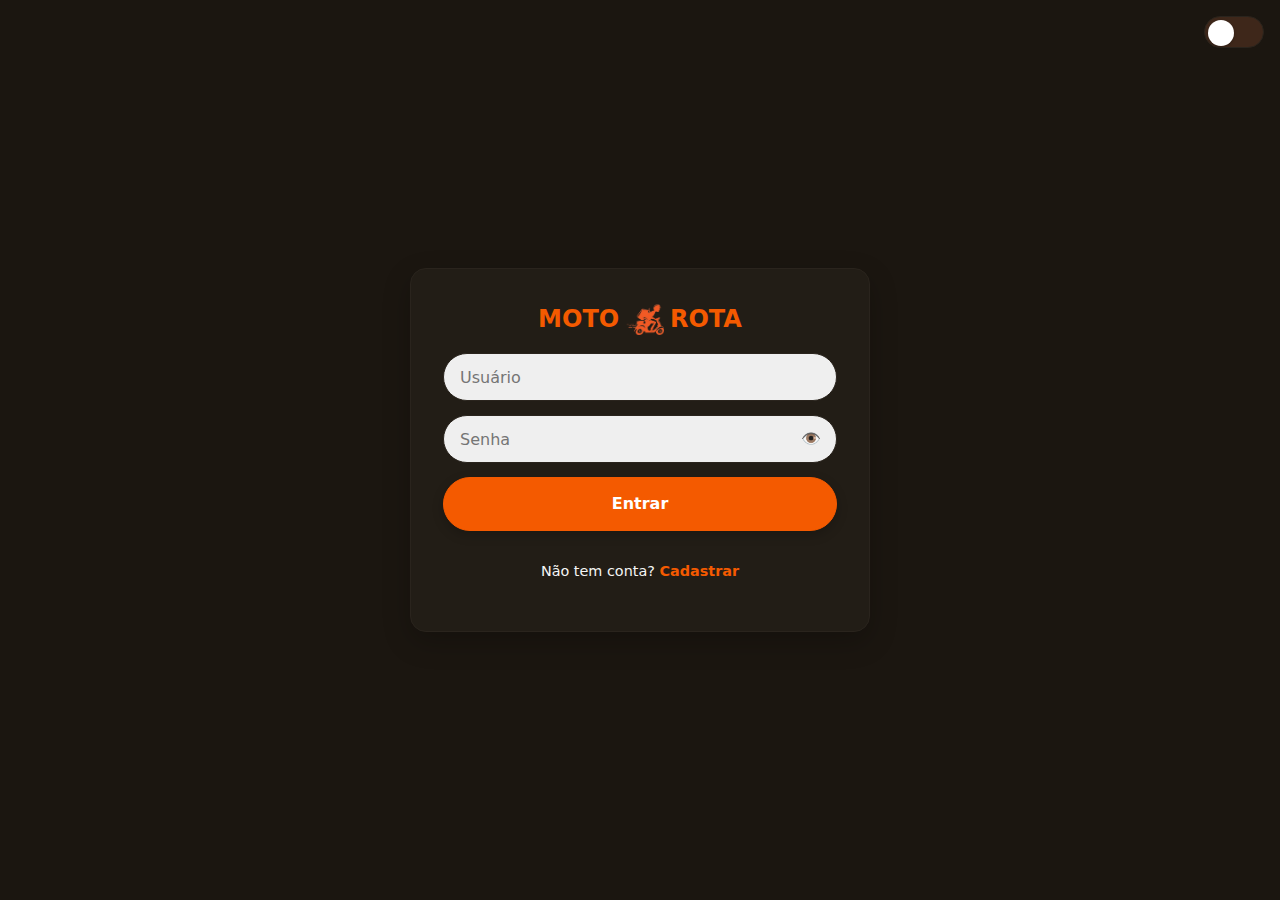
<file: index.html>
<!DOCTYPE html>
<html lang="pt-BR" data-bs-theme="dark">
<head>
  <meta charset="utf-8" />
  <meta name="viewport" content="width=device-width, initial-scale=1" />
  <meta name="color-scheme" content="dark light">
  <title>Moto Rotas — Login</title>

  <link href="https://cdn.jsdelivr.net/npm/bootstrap@5.3.3/dist/css/bootstrap.min.css" rel="stylesheet">
  <link rel="preconnect" href="https://cdn.jsdelivr.net" crossorigin>

  <!-- CSS (minúsculo) -->
  <link rel="stylesheet" href="css/themes/theme-delivery.css">
  <link rel="stylesheet" href="css/base.css">
  <link rel="stylesheet" href="css/auth.css">
</head>

<body class="auth">
  <!-- Switch global de tema (fora do card) -->
  <div class="theme-global">
    <button id="themeToggle" class="theme-switch" type="button" aria-label="Alternar tema">
      <span class="theme-switch__knob" aria-hidden="true"></span>
    </button>
  </div>

  <main class="auth__wrap">
    <section class="auth__card">
      <!-- Marca -->
      <div class="auth__brand">
        <span class="logo">
          <span class="logo__left">MOTO</span>
          <img src="assets/Logo.png" alt="Logo Moto Rota" class="logo__img"
               decoding="async" loading="eager" fetchpriority="high">
          <span class="logo__right">ROTA</span>
        </span>
      </div>

      <!-- Formulário -->
      <form id="loginForm" class="auth__form" novalidate>
        <div class="form__group">
          <input id="user" name="user" type="text" autocomplete="username"
                 placeholder="Usuário" required
                 autocapitalize="off" autocorrect="off" spellcheck="false"
                 inputmode="text" enterkeyhint="go">
        </div>

        <div class="form__group pass__wrap">
          <input id="pass" name="pass" type="password" autocomplete="current-password" placeholder="Senha" required />
          <button type="button" class="pass__toggle" aria-label="Exibir senha" title="Exibir senha">👁️</button>
        </div>

        <div id="loginError" class="form__error" role="alert" aria-live="polite" hidden></div>

        <button type="submit" class="btnX btnX--primary btnX--wide">Entrar</button>

        <p class="auth__alt">
          Não tem conta? 
          <!-- dentro do <p class="auth__alt"> -->
          <a href="signup.html" class="auth__link">Cadastrar</a>
        </p>
      </form>
    </section>
  </main>

  <script type="module" src="JS/auth.js"></script>
</body>

</html>
</file>
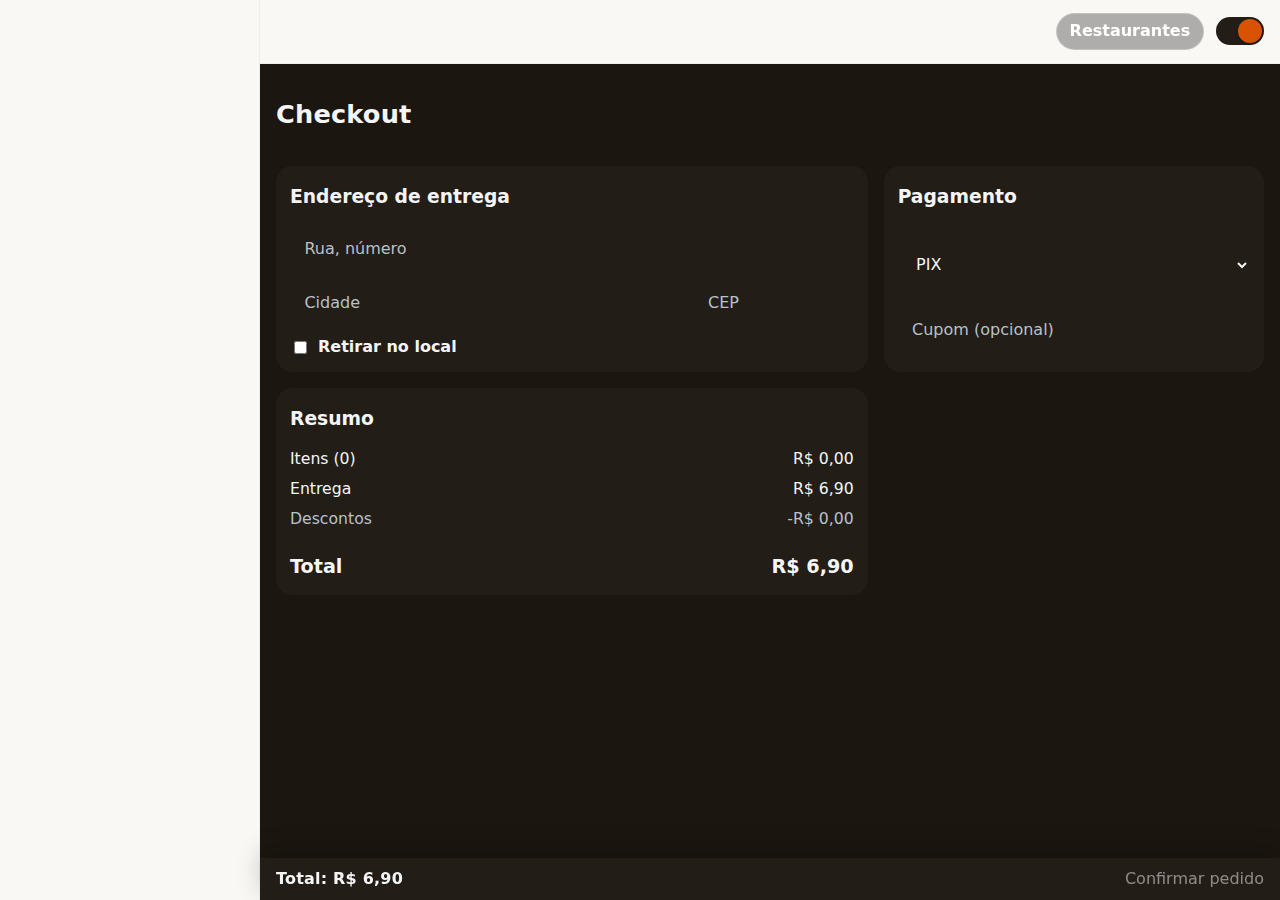
<file: cart.html>
<!doctype html>
<html lang="pt-BR" data-bs-theme="dark">
<head>
  <meta charset="utf-8"/>
  <meta name="viewport" content="width=device-width, initial-scale=1"/>
  <title>Moto Rotas — Checkout</title>

  <!-- CSS do app (ordem padronizada) -->
  <link rel="stylesheet" href="css/themes/theme-delivery.css">
  <link rel="stylesheet" href="css/base.css">
  <link rel="stylesheet" href="css/layout.css">
  <link rel="stylesheet" href="css/components.css">
  <link rel="stylesheet" href="css/components.sidebar.css">

  <!-- CSS da página -->
  <link rel="stylesheet" href="css/pages/cart.css">
</head>
<body class="app">
  <!-- Sidebar -->
  <aside id="sidebar" class="app-sidebar" aria-label="Menu lateral"></aside>

  <!-- Conteúdo -->
  <div class="content">
    <header class="topbar">
      <button class="btn btn-icon only-mobile" id="btnOpenSidebar" aria-label="Abrir menu">☰</button>
      <div class="topbar__right">
        <a href="home.html" class="btnX btnX--ghost">Restaurantes</a>
        <button id="themeToggle" class="theme-switch" type="button" aria-label="Alternar tema">
          <span class="theme-switch__knob" aria-hidden="true"></span>
        </button>
      </div>
    </header>

    <main class="main">
      <header class="page-header">
        <h1 class="page-title">Checkout</h1>
      </header>

      <div class="checkout-grid">
        <section class="panel">
          <h3>Endereço de entrega</h3>
          <input id="addr-street" class="input" placeholder="Rua, número"/>
          <div class="row2">
            <input id="addr-city" class="input" placeholder="Cidade"/>
            <input id="addr-zip" class="input" placeholder="CEP"/>
          </div>
          <label class="check"><input id="addr-pickup" type="checkbox"/> Retirar no local</label>
        </section>

        <section class="panel">
          <h3>Pagamento</h3>
          <select id="pay-method" class="select">
            <option value="pix">PIX</option>
            <option value="card">Cartão</option>
            <option value="money">Dinheiro</option>
          </select>
          <input id="coupon" class="input" placeholder="Cupom (opcional)"/>
        </section>

        <aside class="summary panel" id="summary"></aside>
      </div>

      <div class="checkout-bottom">
        <a id="btn-place" class="btn btn-primary">Confirmar pedido</a>
      </div>
    </main>
  </div>

  <!-- Services -->
  <script src="js/services/catalog.js" defer></script>
  <script src="js/services/cart.js" defer></script>
  <script src="js/services/orders.js" defer></script>

  <!-- UI -->
  <script src="js/ui/sidebar.js" defer></script>
  <script src="js/ui/theme-toggle.js" defer></script>

  <!-- Página -->
  <script src="js/pages/cart.js" defer></script>
</body>
</html>
</file>
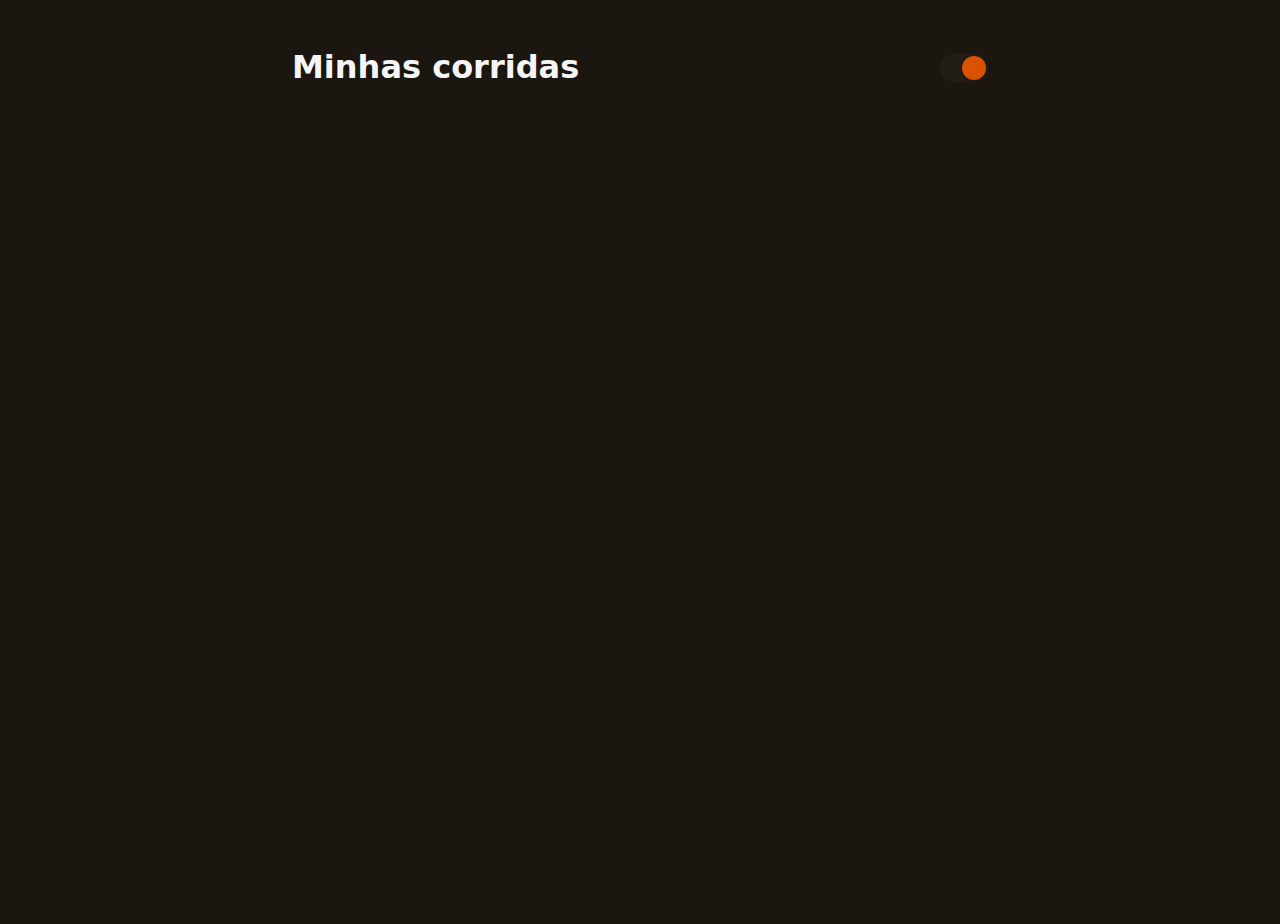
<file: courier-inbox.html>
<!doctype html>
<html lang="pt-BR" data-bs-theme="dark">
<head>
  <meta charset="utf-8"/>
  <meta name="viewport" content="width=device-width, initial-scale=1"/>
  <title>Moto Rotas — Corridas</title>

  <link rel="stylesheet" href="css/themes/theme-delivery.css">
  <link rel="stylesheet" href="css/base.css">
  <link rel="stylesheet" href="css/components.css">

  <link rel="stylesheet" href="css/pages/courier-inbox.css">
</head>
<body class="app">
  <main class="inbox">
    <header class="inbox__head">
      <h1>Minhas corridas</h1>
      <button id="themeToggle" class="theme-switch" aria-label="Alternar tema"><span class="theme-switch__knob"></span></button>
    </header>
    <ul id="inboxList" class="inbox__list"></ul>
  </main>

  <script src="js/ui/theme-toggle.js" defer></script>
  <script type="module" src="js/services/realtime.js"></script>
  <script type="module" src="js/pages/courier-inbox.js"></script>
</body>
</html>
</file>
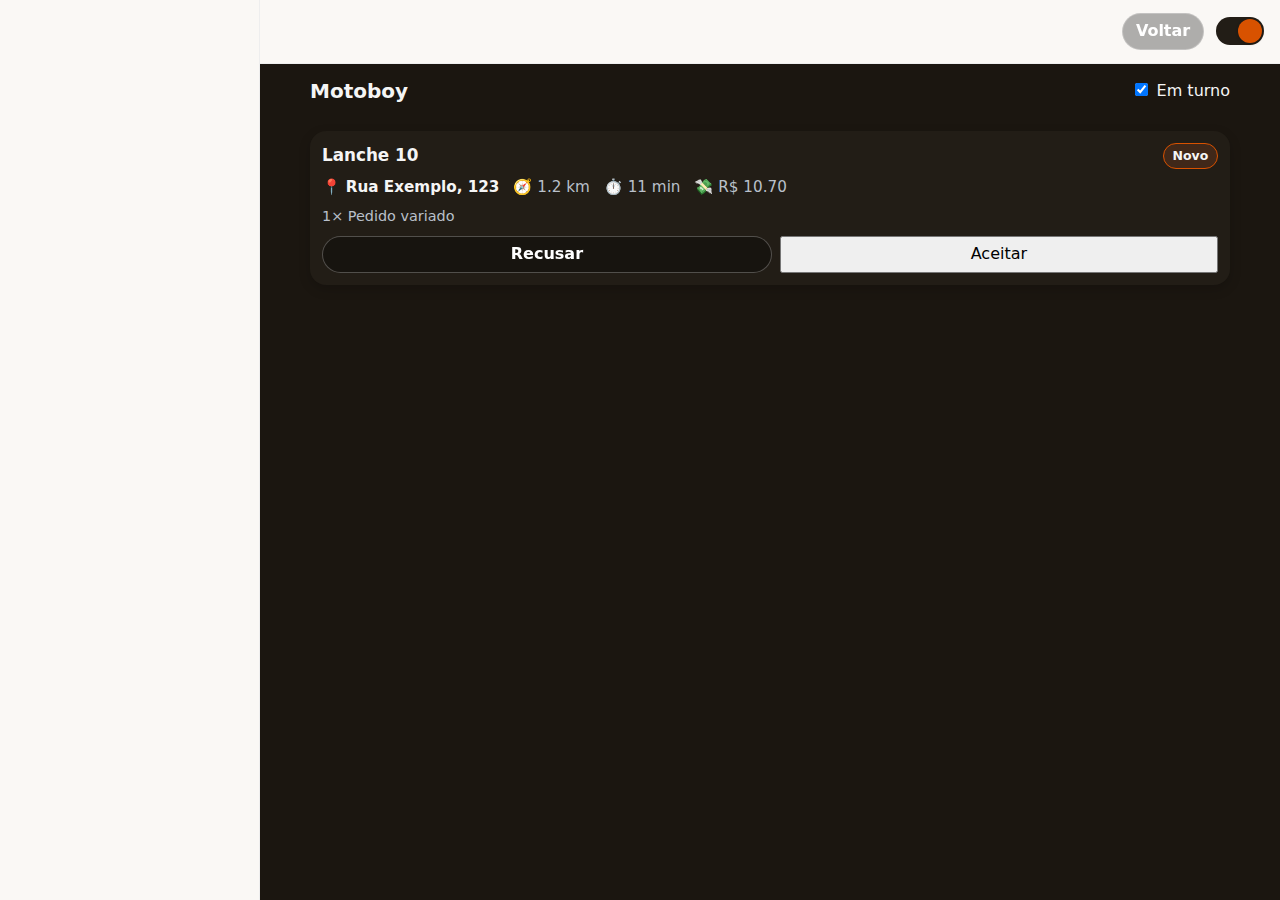
<file: courier.html>
<!doctype html>
<html lang="pt-BR" data-bs-theme="dark">
<head>
  <meta charset="utf-8"/>
  <meta name="viewport" content="width=device-width, initial-scale=1"/>
  <title>Moto Rotas — Motoboy (PWA)</title>

  <!-- CSS do app (ordem padronizada) -->
  <link rel="stylesheet" href="css/themes/theme-delivery.css">
  <link rel="stylesheet" href="css/base.css">
  <link rel="stylesheet" href="css/layout.css">
  <link rel="stylesheet" href="css/components.css">
  <link rel="stylesheet" href="css/components.sidebar.css">

  <!-- CSS da página -->
  <link rel="stylesheet" href="css/pages/courier.css">
</head>
<body class="app">
  <!-- Sidebar comum -->
  <aside id="sidebar" class="app-sidebar" aria-label="Menu lateral"></aside>

  <!-- Conteúdo -->
  <div class="content">
    <header class="topbar">
      <button class="btn btn-icon only-mobile" id="btnOpenSidebar" aria-label="Abrir menu">☰</button>

      <div class="topbar__right">
        <!-- Atalho rápido para voltar ao painel principal -->
        <a href="interface.html" class="btnX btnX--ghost">Voltar</a>

        <!-- Switch de tema (claro/escuro) -->
        <button id="themeToggle" class="theme-switch" type="button" aria-label="Alternar tema">
          <span class="theme-switch__knob" aria-hidden="true"></span>
        </button>
      </div>
    </header>

    <main class="main">
      <!-- Shell PWA do Motoboy -->
      <section class="pwa" aria-label="Aplicativo do Motoboy">
        <header class="pwa-header">
          <h1 class="page-title">Motoboy</h1>

          <!-- Status de turno -->
          <label class="switch" aria-label="Status do turno">
            <input id="toggle-online" type="checkbox" />
            <span>Em turno</span>
          </label>
        </header>

        <!-- Fila/convites de entregas -->
        <section class="queue" id="queue" aria-live="polite"></section>
      </section>
    </main>
  </div>

  <!-- Services -->
  <script src="js/services/orders.js" defer></script>
  <script src="js/services/realtime.js" defer></script>

  <!-- UI comum -->
  <script src="js/ui/sidebar.js" defer></script>
  <script src="js/ui/theme-toggle.js" defer></script>

  <!-- Página -->
  <script src="js/pages/courier.js" defer></script>
</body>
</html>
</file>
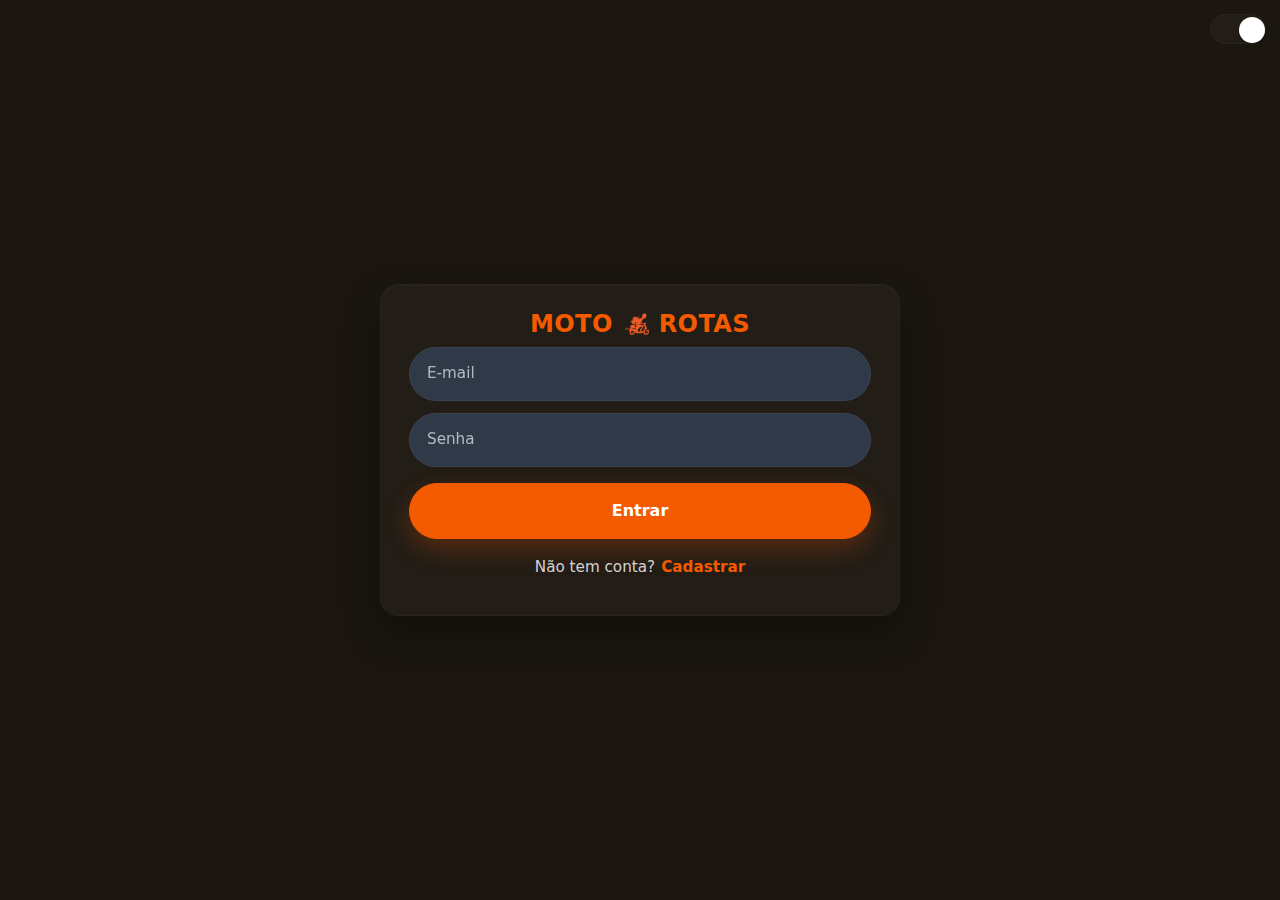
<file: login.html>
<!doctype html>
<html lang="pt-BR" data-bs-theme="dark">
<head>
  <meta charset="utf-8"/>
  <meta name="viewport" content="width=device-width, initial-scale=1"/>
  <title>Moto Rotas — Entrar</title>

  <!-- Metadados úteis (não quebram nada) -->
  <meta name="theme-color" content="#0b0b0c">
  <link rel="icon" href="assets/favicon.svg">

  <!-- CSS: tema -> base -> componentes -> página -->
  <link rel="stylesheet" href="css/themes/theme-delivery.css">
  <link rel="stylesheet" href="css/base.css">
  <link rel="stylesheet" href="css/components.css">
  <link rel="stylesheet" href="css/pages/login.css">
</head>

<body class="auth">
  <!-- Toggle de tema -->
  <button id="themeToggle" class="theme-switch" aria-label="Alternar tema" aria-pressed="false">
    <span class="theme-switch__knob" aria-hidden="true"></span>
  </button>

  <!-- Cartão central -->
  <main class="auth-card" role="main" aria-labelledby="authTitle">
    <h1 id="authTitle" class="sr-only">Entrar</h1>

    <div class="logo" aria-label="Moto Rotas">
      <span class="logo__left">MOTO</span>
      <span class="logo__gap"><img src="assets/Logo.png" alt=""></span>
      <span class="logo__right">ROTAS</span>
    </div>

    <!-- method/action deixam pronto p/ backend; novalidate mantém controle no JS -->
    <form id="loginForm" class="auth-form" method="post" action="/auth/login" autocomplete="on" novalidate>
      <!-- Floating label -->
      <label class="field field--float" for="email">
        <input id="email" name="email" class="input input--float"
               type="email" placeholder="" autocomplete="email" required />
        <span class="float__label">E-mail</span>
      </label>

      <label class="field field--float" for="password">
        <input id="password" name="password" class="input input--float"
               type="password" placeholder="" autocomplete="current-password" required />
        <span class="float__label">Senha</span>
      </label>

      <!-- área de erro (controlada via JS) -->
      <div id="loginError" class="form-error" hidden aria-live="polite" aria-atomic="true"></div>

      <button class="btnX btnX--primary btn-login" type="submit" id="btnLogin">
        Entrar
      </button>

      <p class="auth-foot">
        Não tem conta? <a href="./register.html" rel="nofollow">Cadastrar</a>
      </p>
    </form>
  </main>

  <!-- Scripts: manter como você usa hoje (shell + 3 módulos). Depois podemos consolidar. -->
  <script src="js/utils/shell.js" defer></script>
  <script type="module" src="js/services/api.js"></script>
  <script type="module" src="js/services/auth.js"></script>
  <script type="module" src="js/pages/login.js"></script>

  <noscript><style>.auth-card{opacity:1}</style></noscript>
</body>
</html>
</file>
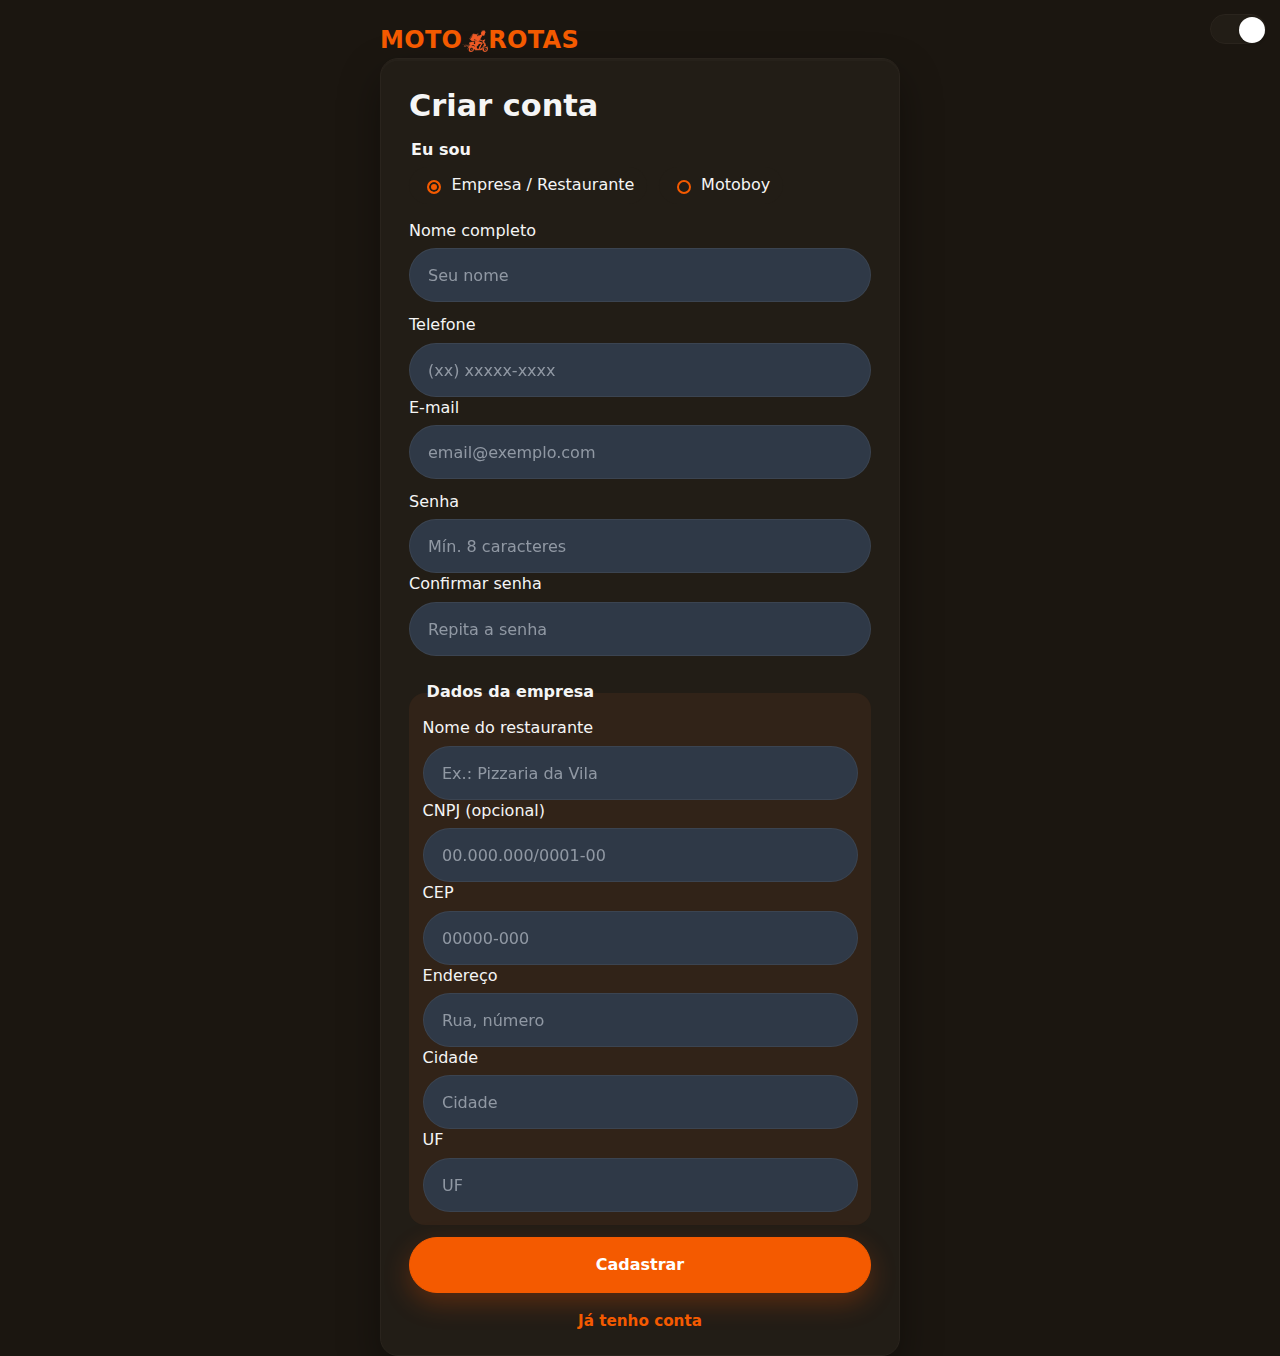
<file: register.html>
<!doctype html>
<html lang="pt-BR" data-bs-theme="dark">
<head>
  <meta charset="utf-8"/>
  <meta name="viewport" content="width=device-width, initial-scale=1"/>
  <title>Moto Rotas — Criar conta</title>

  <!-- CSS base -->
  <link rel="stylesheet" href="css/themes/theme-delivery.css">
  <link rel="stylesheet" href="css/base.css">
  <link rel="stylesheet" href="css/components.css">
  <!-- CSS da página -->
  <link rel="stylesheet" href="css/pages/register.css">
</head>

<body class="app auth">
  <main class="auth-main">
    <!-- Brand + tema -->
    <div class="auth-brand" aria-label="Moto Rotas">
      <span class="logo">
        <span class="logo__left">MOTO</span>
        <span class="logo__gap"><img src="assets/Logo.png" alt=""></span>
        <span class="logo__right">ROTAS</span>
      </span>
      <button id="themeToggle" class="theme-switch" aria-label="Alternar tema">
        <span class="theme-switch__knob"></span>
      </button>
    </div>

    <section class="auth-card" aria-labelledby="title">
      <h1 class="h-title" id="title">Criar conta</h1>

      <form id="signupForm" class="auth-form" autocomplete="on" novalidate>
        <!-- Papel -->
        <fieldset class="role-fieldset" aria-label="Eu sou">
          <legend>Eu sou</legend>

          <label class="chip">
            <input type="radio" name="role" value="empresa" id="role-empresa"
                   aria-controls="companyFields courierFields" checked>
            <span>Empresa / Restaurante</span>
          </label>

          <label class="chip">
            <input type="radio" name="role" value="motoboy" id="role-motoboy"
                   aria-controls="companyFields courierFields">
            <span>Motoboy</span>
          </label>
        </fieldset>

        <!-- Comuns -->
        <label class="field">
          <span class="field__label">Nome completo</span>
          <input id="name" class="input" type="text" placeholder="Seu nome"
                 autocomplete="name" required>
        </label>

        <div class="grid-2">
          <label class="field">
            <span class="field__label">Telefone</span>
            <input id="phone" class="input" type="tel" placeholder="(xx) xxxxx-xxxx"
                   autocomplete="tel" inputmode="tel">
          </label>

          <label class="field">
            <span class="field__label">E-mail</span>
            <input id="email" class="input" type="email" placeholder="email@exemplo.com"
                   autocomplete="email" required>
          </label>
        </div>

        <div class="grid-2">
          <label class="field">
            <span class="field__label">Senha</span>
            <input id="spass" class="input" type="password" placeholder="Mín. 8 caracteres"
                   autocomplete="new-password" minlength="8" required>
          </label>

          <label class="field">
            <span class="field__label">Confirmar senha</span>
            <input id="spass2" class="input" type="password" placeholder="Repita a senha"
                   autocomplete="new-password" minlength="8" required>
          </label>
        </div>

        <!-- ===== EMPRESA ===== -->
        <fieldset id="companyFields" class="group" aria-label="Dados da empresa">
          <legend>Dados da empresa</legend>

          <label class="field">
            <span class="field__label">Nome do restaurante</span>
            <input id="bizName" class="input" type="text" placeholder="Ex.: Pizzaria da Vila"
                   autocomplete="organization">
          </label>

          <div class="grid-2">
            <label class="field">
              <span class="field__label">CNPJ (opcional)</span>
              <input id="cnpj" class="input" type="text" inputmode="numeric"
                     placeholder="00.000.000/0001-00" autocomplete="off">
            </label>

            <label class="field">
              <span class="field__label">CEP</span>
              <input id="cep" class="input" type="text" inputmode="numeric"
                     placeholder="00000-000" autocomplete="postal-code">
            </label>
          </div>

          <label class="field">
            <span class="field__label">Endereço</span>
            <input id="address" class="input" type="text" placeholder="Rua, número"
                   autocomplete="street-address">
          </label>

          <div class="grid-2">
            <label class="field">
              <span class="field__label">Cidade</span>
              <input id="city" class="input" type="text" placeholder="Cidade"
                     autocomplete="address-level2">
            </label>

            <label class="field">
              <span class="field__label">UF</span>
              <input id="uf" class="input" type="text" maxlength="2" placeholder="UF"
                     pattern="[A-Za-z]{2}" title="Use duas letras, ex.: SP" autocomplete="address-level1">
            </label>
          </div>
        </fieldset>

        <!-- ===== MOTOBOY ===== -->
        <fieldset id="courierFields" class="group" aria-label="Dados do motoboy" hidden>
          <legend>Dados do motoboy</legend>

          <div class="grid-2">
            <label class="field">
              <span class="field__label">CPF</span>
              <input id="cpf" class="input" type="text" inputmode="numeric"
                     placeholder="000.000.000-00" autocomplete="off">
            </label>

            <label class="field">
              <span class="field__label">CNH</span>
              <input id="cnh" class="input" type="text" inputmode="numeric"
                     placeholder="00000000000" autocomplete="off">
            </label>
          </div>

          <div class="grid-2">
            <label class="field">
              <span class="field__label">Tipo de veículo</span>
              <div class="select-wrap">
                <select id="vehicle" class="select select--vehicle" autocomplete="off">
                  <option value="moto">Moto</option>
                  <option value="bike">Bicicleta</option>
                  <option value="carro">Carro</option>
                </select>
              </div>
            </label>

            <label class="field">
              <span class="field__label">Placa</span>
              <input id="plate" class="input" type="text" placeholder="AAA0A00"
                     pattern="[A-Za-z]{3}[0-9][A-Za-z0-9][0-9]{2}"
                     title="Formato Mercosul (ex.: ABC1D23)" autocomplete="off">
            </label>
          </div>

          <label class="field">
            <span class="field__label">Chave PIX (pagamentos)</span>
            <input id="pix" class="input" type="text"
                   placeholder="CPF, e-mail, telefone ou chave aleatória" autocomplete="off">
          </label>
        </fieldset>

        <!-- feedback -->
        <small id="signupError" class="form-error" hidden></small>
        <small id="signupOk" class="form-ok" hidden></small>

        <button class="btnX btnX--primary" type="submit">Cadastrar</button>

        <div class="auth-foot">
          <a class="link" href="./login.html">Já tenho conta</a>
        </div>
      </form>
    </section>
  </main>

  <!-- JS -->
  <script src="js/ui/theme-toggle.js" defer></script>
  <script type="module" src="js/services/api.js"></script>
  <script type="module" src="js/pages/register-role.js"></script>
  <script type="module" src="js/pages/register.js"></script>
</body>
</html>
</file>
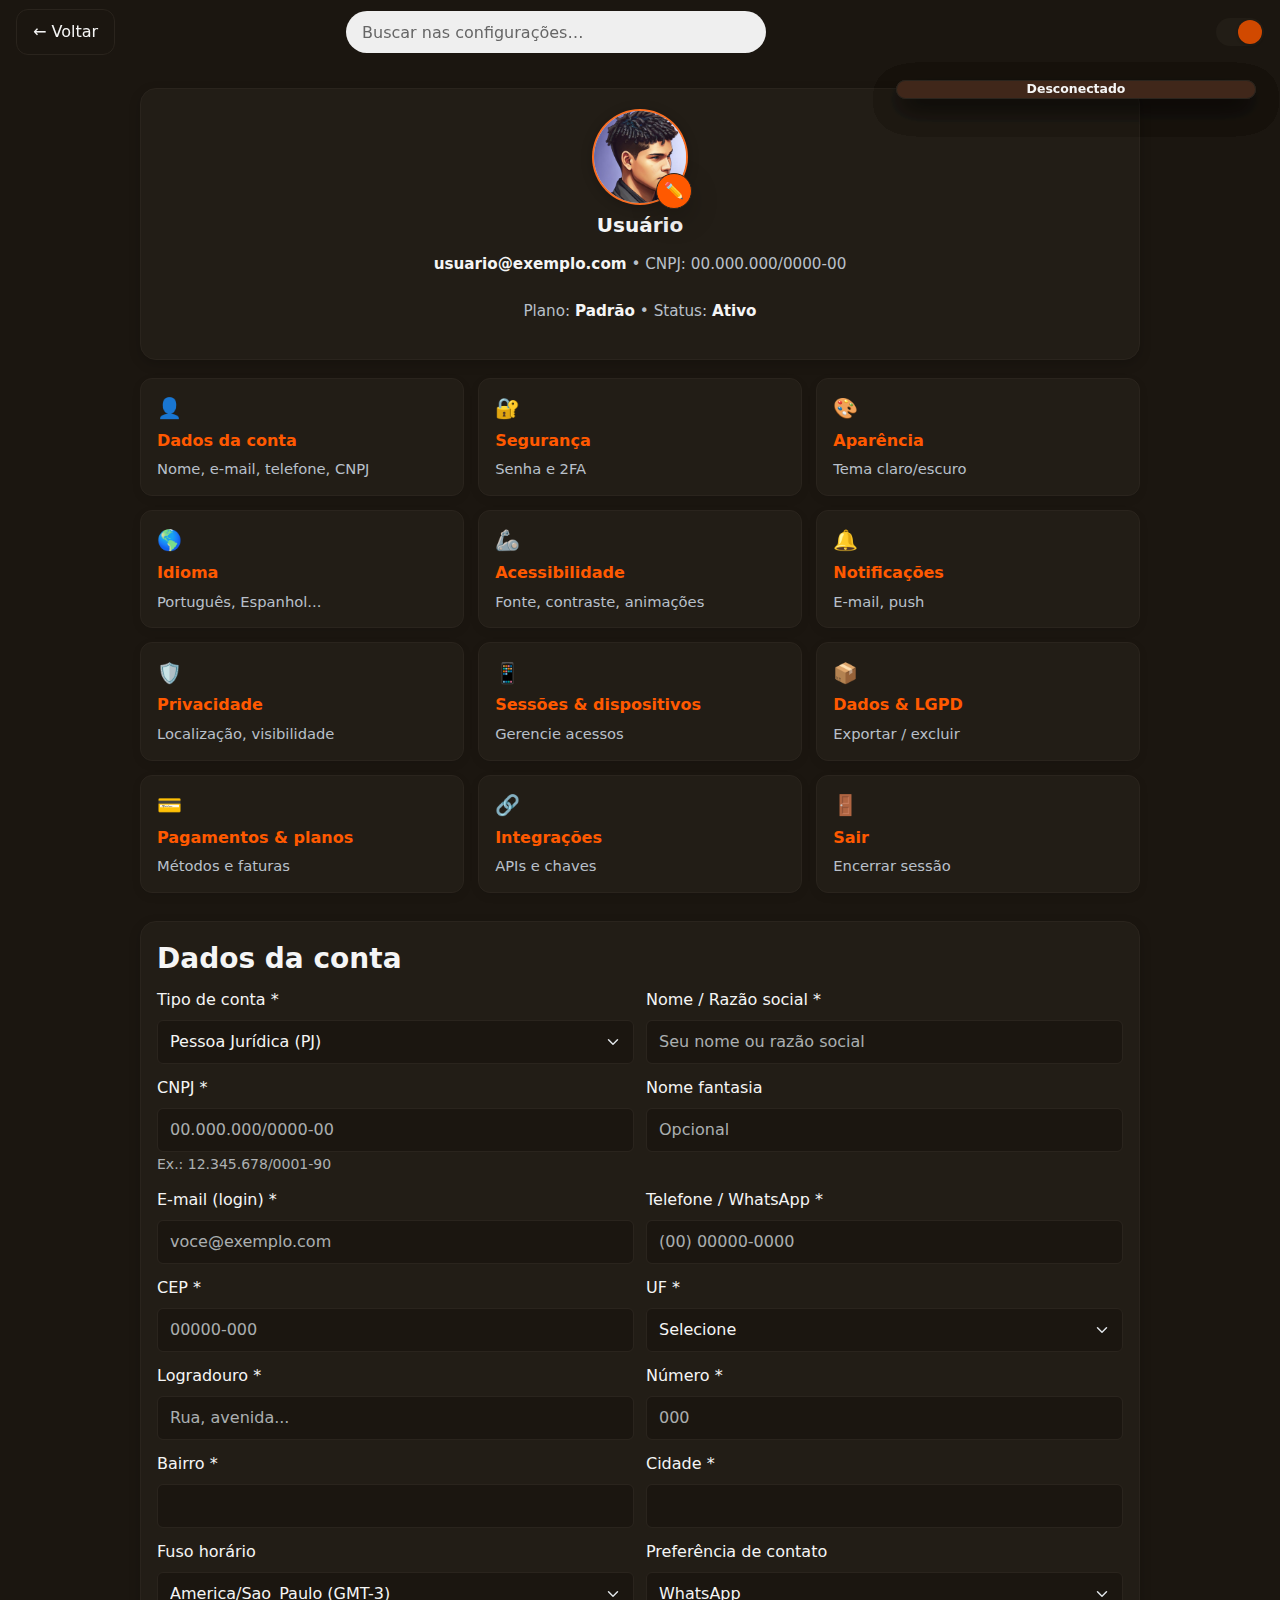
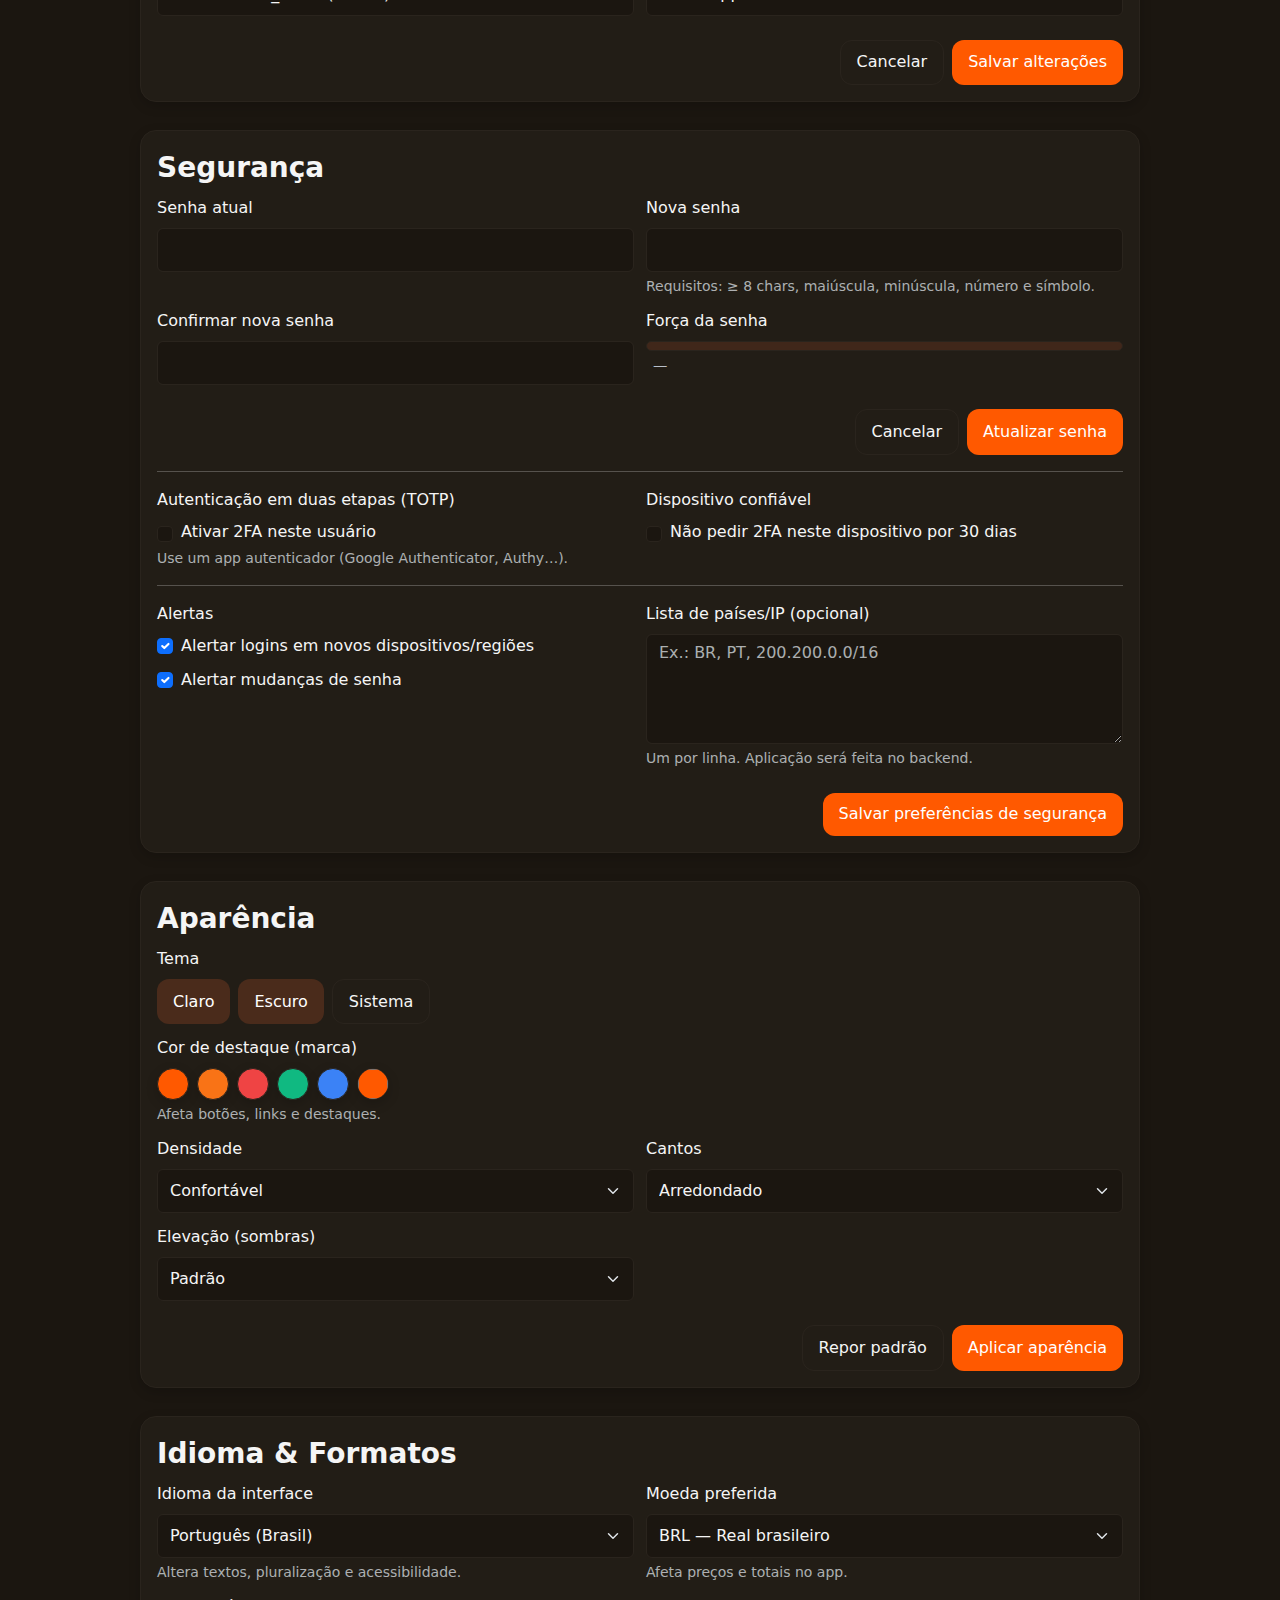
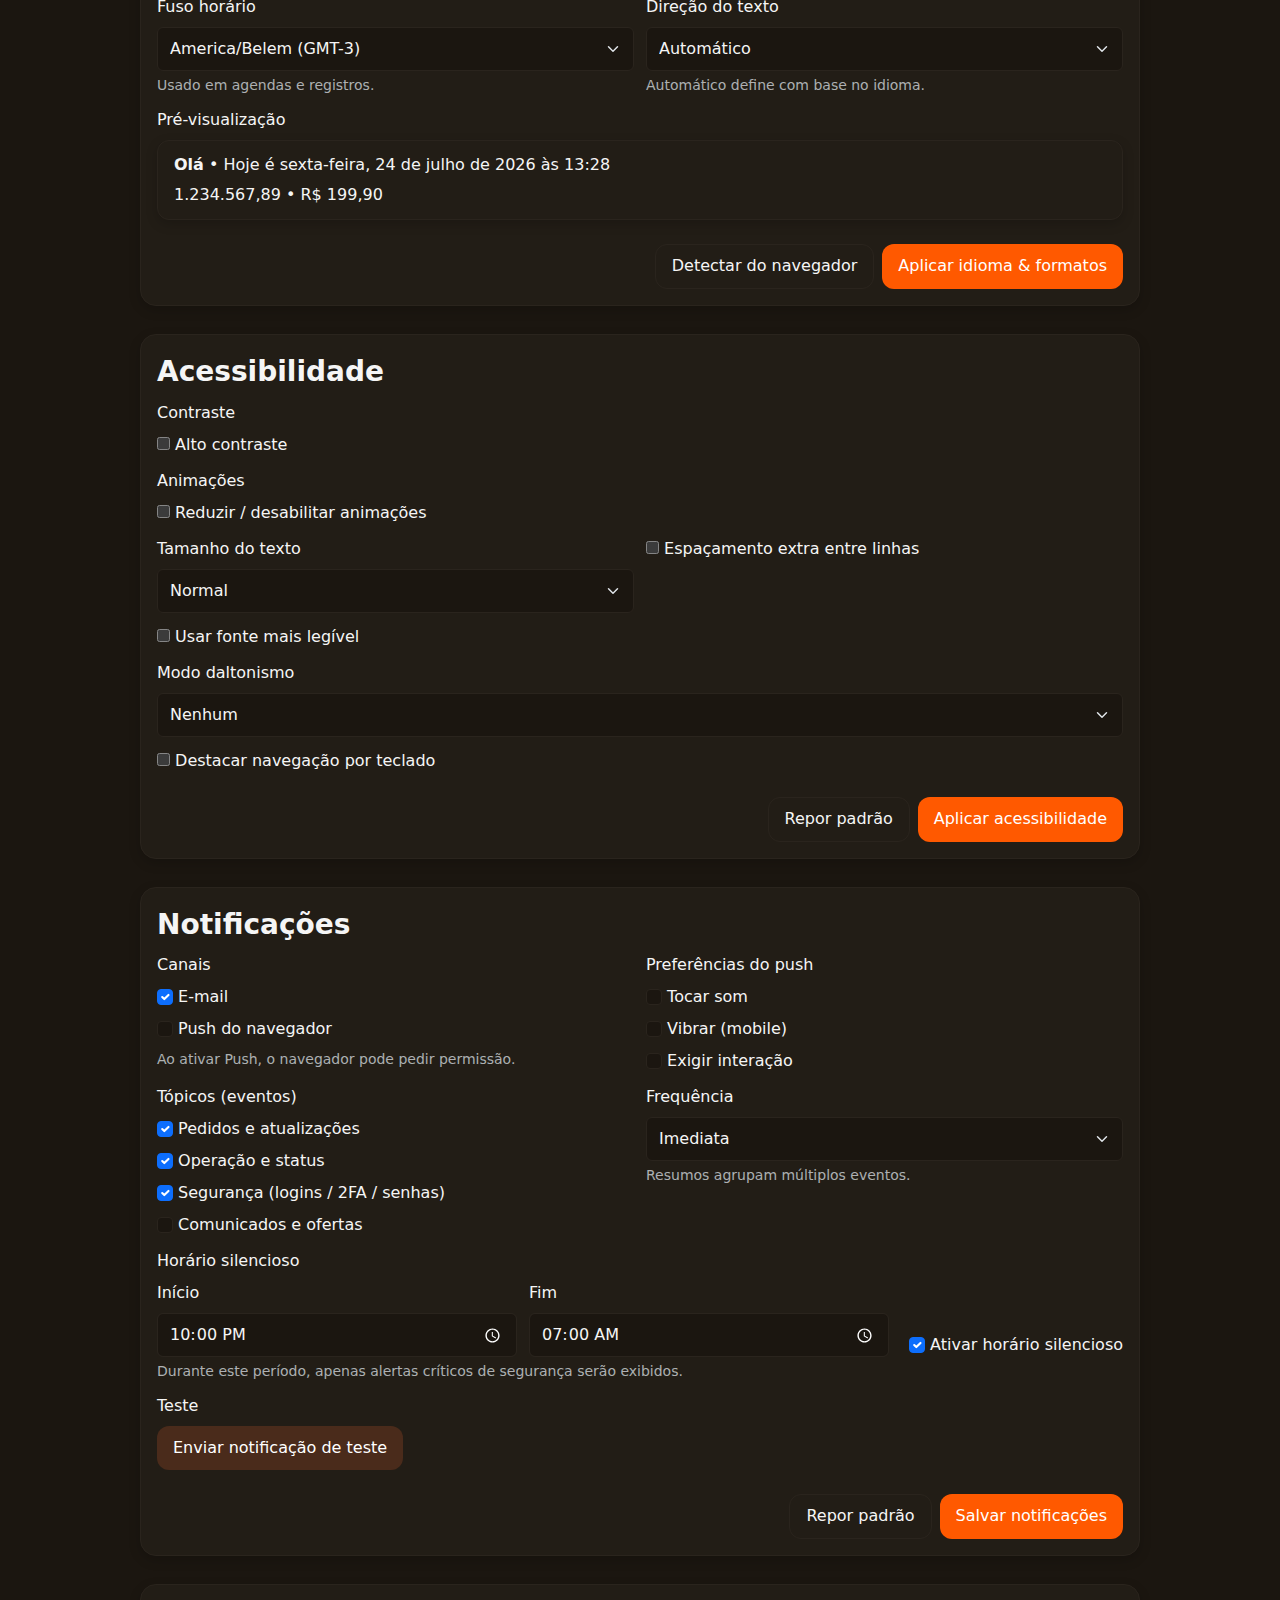
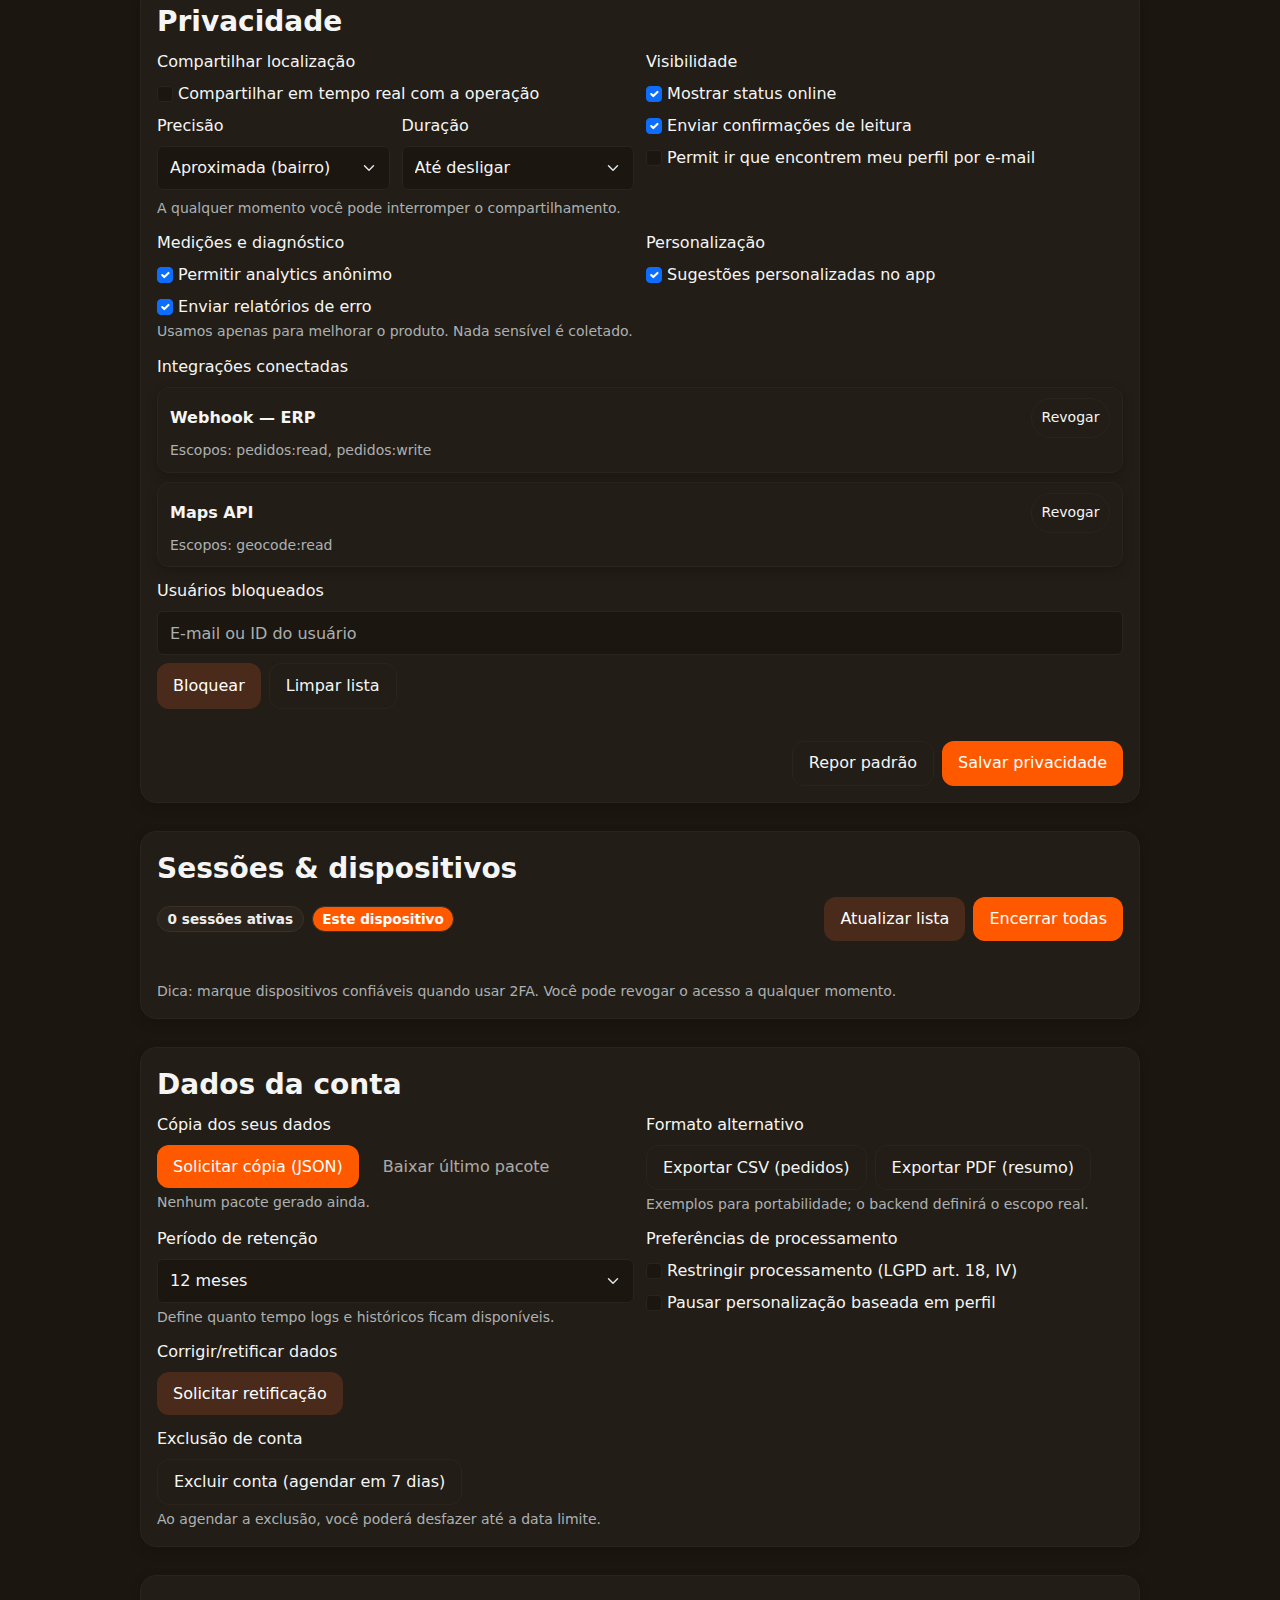
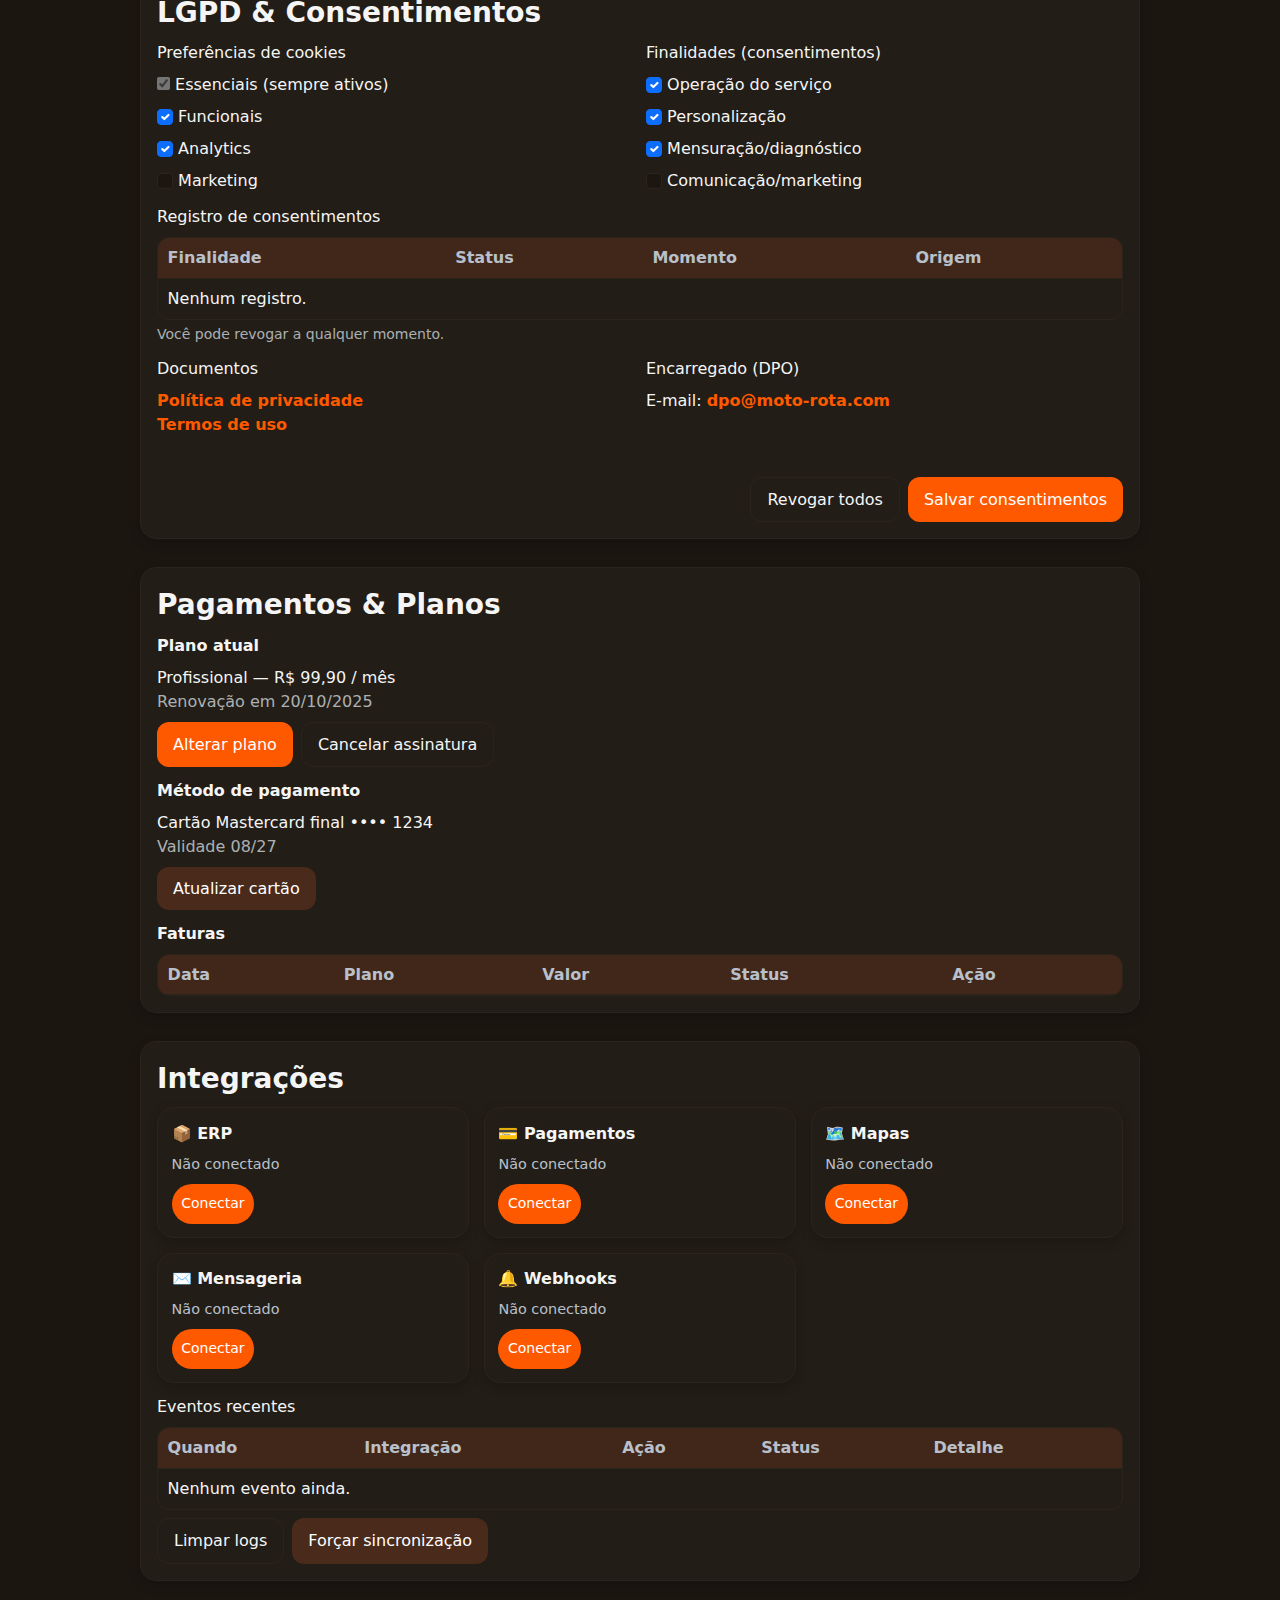
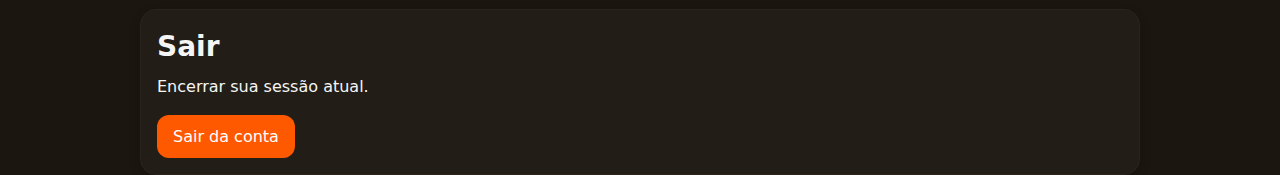
<file: settings.html>
<!DOCTYPE html>
<html lang="pt-BR" data-bs-theme="dark">
<head>
  <meta charset="utf-8" />
  <meta name="viewport" content="width=device-width, initial-scale=1" />
  <meta name="color-scheme" content="dark light">
  <title>Moto Rota — Configurações</title>

  <!-- Bootstrap -->
  <link href="https://cdn.jsdelivr.net/npm/bootstrap@5.3.3/dist/css/bootstrap.min.css" rel="stylesheet">

  <!-- Tema + Base (conferido com a sua árvore) -->
  <link rel="stylesheet" href="css/themes/theme-delivery.css">
  <link rel="stylesheet" href="css/base.css">

  <!-- Componentes / Layout / Settings (conferidos) -->
  <link rel="stylesheet" href="css/components.css">
  <link rel="stylesheet" href="css/layout.css">
  <link rel="stylesheet" href="css/settings.css">
</head>
<body>

  <!-- Topbar simples -->
  <header class="topbar" style="position: sticky; top: 0; z-index: 30;">
    <a href="interface.html" class="btn btn--ghost" style="text-decoration:none">← Voltar</a>

    <div class="search" style="max-width:420px; margin-left:auto; margin-right:auto;">
      <input class="search__input" type="search" placeholder="Buscar nas configurações…">
      <ul class="search__suggestions" role="listbox" hidden></ul>
    </div>

    <div class="topbar__right">
      <button id="themeToggle" class="theme-switch" type="button" aria-label="Alternar tema">
        <span class="theme-switch__knob" aria-hidden="true"></span>
      </button>
    </div>
  </header>

  <main class="settings" aria-labelledby="settingsTitle">
    <!-- Perfil (cabeçalho) -->
    <section class="profile" aria-labelledby="profileTitle">
      <div class="profile__avatar-wrap">
        <img id="settingsAvatar" class="profile__avatar" src="assets/user.jpg" alt="Foto do usuário" decoding="async" loading="eager" fetchpriority="high">
        <button id="btnEditAvatar" class="profile__edit" type="button" title="Alterar foto" aria-label="Alterar foto">✏️</button>
        <input id="avatarInput" type="file" accept="image/*" hidden>
      </div>

      <h1 id="profileTitle" class="profile__name"><span id="greetName">Usuário</span></h1>
      <p class="profile__meta">
        <b id="profileEmail">usuario@exemplo.com</b> •
        CNPJ: <span id="profileCNPJ">00.000.000/0000-00</span>
      </p>
      <p class="profile__meta">Plano: <b id="profilePlan">Padrão</b> • Status: <b id="profileStatus">Ativo</b></p>
    </section>

    <!-- Grid de opções -->
    <nav class="settings__grid" aria-label="Opções de configuração">
      <a class="tile" href="#conta"><div class="tile__icon">👤</div><div class="tile__title">Dados da conta</div><div class="tile__desc">Nome, e-mail, telefone, CNPJ</div></a>
      <a class="tile" href="#seguranca"><div class="tile__icon">🔐</div><div class="tile__title">Segurança</div><div class="tile__desc">Senha e 2FA</div></a>
      <a class="tile" href="#aparencia"><div class="tile__icon">🎨</div><div class="tile__title">Aparência</div><div class="tile__desc">Tema claro/escuro</div></a>
      <a class="tile" href="#idioma"><div class="tile__icon">🌎</div><div class="tile__title">Idioma</div><div class="tile__desc">Português, Espanhol...</div></a>
      <a class="tile" href="#acessibilidade"><div class="tile__icon">🦾</div><div class="tile__title">Acessibilidade</div><div class="tile__desc">Fonte, contraste, animações</div></a>
      <a class="tile" href="#notificacoes"><div class="tile__icon">🔔</div><div class="tile__title">Notificações</div><div class="tile__desc">E-mail, push</div></a>
      <a class="tile" href="#privacidade"><div class="tile__icon">🛡️</div><div class="tile__title">Privacidade</div><div class="tile__desc">Localização, visibilidade</div></a>
      <a class="tile" href="#sessoes"><div class="tile__icon">📱</div><div class="tile__title">Sessões & dispositivos</div><div class="tile__desc">Gerencie acessos</div></a>
      <a class="tile" href="#dados"><div class="tile__icon">📦</div><div class="tile__title">Dados & LGPD</div><div class="tile__desc">Exportar / excluir</div></a>
      <a class="tile" href="#pagamentos"><div class="tile__icon">💳</div><div class="tile__title">Pagamentos & planos</div><div class="tile__desc">Métodos e faturas</div></a>
      <a class="tile" href="#integracoes"><div class="tile__icon">🔗</div><div class="tile__title">Integrações</div><div class="tile__desc">APIs e chaves</div></a>
      <a class="tile" href="#sair"><div class="tile__icon">🚪</div><div class="tile__title">Sair</div><div class="tile__desc">Encerrar sessão</div></a>
    </nav>

    <!-- ===== Seções ===== -->

    <!-- Dados da conta -->
    <section id="conta" class="section" aria-labelledby="contaTitle">
      <h3 id="contaTitle">Dados da conta</h3>
      <div class="form-row">
        <div class="row-2">
          <div>
            <label for="accType" class="form-label">Tipo de conta <span class="req" aria-hidden="true">*</span></label>
            <select id="accType" class="form-select input" required>
              <option value="PJ" selected>Pessoa Jurídica (PJ)</option>
              <option value="PF">Pessoa Física (PF)</option>
            </select>
          </div>
          <div>
            <label for="name" class="form-label">Nome / Razão social <span class="req" aria-hidden="true">*</span></label>
            <input id="name" class="input form-control" type="text" autocomplete="name" placeholder="Seu nome ou razão social" required>
          </div>
        </div>

        <div class="row-2">
          <div id="pjFields">
            <label for="cnpj" class="form-label">CNPJ <span class="req" aria-hidden="true">*</span></label>
            <input id="cnpj" class="input form-control" type="text" inputmode="numeric" placeholder="00.000.000/0000-00" required>
            <small class="text-muted">Ex.: 12.345.678/0001-90</small>
          </div>
          <div id="pfFields" hidden>
            <label for="cpf" class="form-label">CPF <span class="req" aria-hidden="true">*</span></label>
            <input id="cpf" class="input form-control" type="text" inputmode="numeric" placeholder="000.000.000-00">
            <small class="text-muted">Ex.: 123.456.789-09</small>
          </div>
          <div>
            <label for="fantasia" class="form-label">Nome fantasia</label>
            <input id="fantasia" class="input form-control" type="text" placeholder="Opcional">
          </div>
        </div>

        <div class="row-2">
          <div>
            <label for="email" class="form-label">E-mail (login) <span class="req" aria-hidden="true">*</span></label>
            <input id="email" class="input form-control" type="email" autocomplete="email" placeholder="voce@exemplo.com" required>
          </div>
          <div>
            <label for="phone" class="form-label">Telefone / WhatsApp <span class="req" aria-hidden="true">*</span></label>
            <input id="phone" class="input form-control" type="tel" inputmode="tel" placeholder="(00) 00000-0000" required>
          </div>
        </div>

        <div class="row-2">
          <div>
            <label for="cep" class="form-label">CEP <span class="req" aria-hidden="true">*</span></label>
            <input id="cep" class="input form-control" type="text" inputmode="numeric" placeholder="00000-000" required>
          </div>
          <div>
            <label for="uf" class="form-label">UF <span class="req" aria-hidden="true">*</span></label>
            <select id="uf" class="form-select input" required>
              <option value="" selected disabled>Selecione</option>
              <option>AC</option><option>AL</option><option>AM</option><option>AP</option>
              <option>BA</option><option>CE</option><option>DF</option><option>ES</option>
              <option>GO</option><option>MA</option><option>MG</option><option>MS</option>
              <option>MT</option><option>PA</option><option>PB</option><option>PE</option>
              <option>PI</option><option>PR</option><option>RJ</option><option>RN</option>
              <option>RO</option><option>RR</option><option>RS</option><option>SC</option>
              <option>SE</option><option>SP</option><option>TO</option>
            </select>
          </div>
        </div>

        <div class="row-2">
          <div>
            <label for="logradouro" class="form-label">Logradouro <span class="req" aria-hidden="true">*</span></label>
            <input id="logradouro" class="input form-control" type="text" placeholder="Rua, avenida..." required>
          </div>
          <div>
            <label for="numero" class="form-label">Número <span class="req" aria-hidden="true">*</span></label>
            <input id="numero" class="input form-control" type="text" inputmode="numeric" placeholder="000" required>
          </div>
        </div>

        <div class="row-2">
          <div>
            <label for="bairro" class="form-label">Bairro <span class="req" aria-hidden="true">*</span></label>
            <input id="bairro" class="input form-control" type="text" required>
          </div>
          <div>
            <label for="cidade" class="form-label">Cidade <span class="req" aria-hidden="true">*</span></label>
            <input id="cidade" class="input form-control" type="text" required>
          </div>
        </div>

        <div class="row-2">
          <div>
            <label for="tz" class="form-label">Fuso horário</label>
            <select id="tz" class="form-select input">
              <option value="America/Sao_Paulo" selected>America/Sao_Paulo (GMT-3)</option>
              <option value="America/Belem">America/Belem (GMT-3)</option>
              <option value="UTC">UTC</option>
            </select>
          </div>
          <div>
            <label for="contactPref" class="form-label">Preferência de contato</label>
            <select id="contactPref" class="form-select input">
              <option value="whatsapp" selected>WhatsApp</option>
              <option value="email">E-mail</option>
              <option value="sms">SMS</option>
            </select>
          </div>
        </div>

        <div class="actions">
          <button class="btn btn--ghost" type="button">Cancelar</button>
          <button id="btnSaveAccount" class="btn btn--primary" type="button">Salvar alterações</button>
        </div>
      </div>
    </section>

    <!-- As demais seções permanecem como você já tem (segurança, aparência, etc.) -->
     <section id="seguranca" class="section" aria-labelledby="segTitle">
  <h3 id="segTitle">Segurança</h3>

  <!-- Troca de senha -->
  <div class="form-row">
    <div class="row-2">
      <div>
        <label for="currPass" class="form-label">Senha atual</label>
        <input id="currPass" class="input form-control" type="password" autocomplete="current-password">
      </div>
      <div>
        <label for="newPass" class="form-label">Nova senha</label>
        <input id="newPass" class="input form-control" type="password" autocomplete="new-password" minlength="8">
        <small class="text-muted d-block mt-1">
          Requisitos: ≥ 8 chars, maiúscula, minúscula, número e símbolo.
        </small>
      </div>
    </div>

    <div class="row-2">
      <div>
        <label for="newPass2" class="form-label">Confirmar nova senha</label>
        <input id="newPass2" class="input form-control" type="password" autocomplete="new-password" minlength="8">
      </div>
      <div>
        <label class="form-label">Força da senha</label>
        <div class="pw-meter" aria-live="polite">
          <div class="pw-meter__bar" id="pwBar"></div>
          <span class="pw-meter__label" id="pwLabel">—</span>
        </div>
      </div>
    </div>

    <div class="actions">
      <button class="btn btn--ghost" type="button">Cancelar</button>
      <button id="btnUpdateSecurity" class="btn btn--primary" type="button">Atualizar senha</button>
    </div>
  </div>

  <hr class="my-3">

  <!-- 2FA -->
  <div class="form-row">
    <div class="row-2">
      <div>
        <label class="form-label">Autenticação em duas etapas (TOTP)</label>
        <div class="d-flex align-items-center gap-2">
          <input id="twofa" type="checkbox" class="form-check-input">
          <label for="twofa" class="form-check-label">Ativar 2FA neste usuário</label>
        </div>
        <small class="text-muted d-block mt-1">
          Use um app autenticador (Google Authenticator, Authy…).
        </small>
      </div>

      <div>
        <label class="form-label">Dispositivo confiável</label>
        <div class="d-flex align-items-center gap-2">
          <input id="trusted" type="checkbox" class="form-check-input">
          <label for="trusted" class="form-check-label">Não pedir 2FA neste dispositivo por 30 dias</label>
        </div>
      </div>
    </div>

    <div id="twofaSetup" class="twofa-setup" hidden>
      <div class="twofa-setup__col">
        <b>1) Escaneie o QR no app</b>
        <div id="qrBox" class="qr-box" aria-label="QR Code provisório (mock)"></div>
        <small class="text-muted">Alternativa: cole o código secreto no app.</small>
      </div>
      <div class="twofa-setup__col">
        <b>2) Código secreto (guarde com segurança)</b>
        <div class="secret-line"><code id="totpSecret">—</code>
          <button id="copySecret" class="btn btn--ghost" type="button">Copiar</button>
        </div>

        <b class="mt-2 d-block">3) Códigos de backup</b>
        <div class="d-flex gap-2 flex-wrap">
          <button id="btnGenBackup" class="btn btn--muted" type="button">Gerar códigos</button>
          <button id="btnShowBackup" class="btn btn--ghost" type="button" disabled>Ver/baixar</button>
        </div>
      </div>
    </div>
  </div>

  <hr class="my-3">

  <!-- Alertas e regiões/IP -->
  <div class="form-row">
    <div class="row-2">
      <div>
        <label class="form-label">Alertas</label>
        <div class="d-grid gap-2">
          <div class="form-check">
            <input id="alertNewDevice" class="form-check-input" type="checkbox" checked>
            <label for="alertNewDevice" class="form-check-label">Alertar logins em novos dispositivos/regiões</label>
          </div>
          <div class="form-check">
            <input id="alertPasswordChange" class="form-check-input" type="checkbox" checked>
            <label for="alertPasswordChange" class="form-check-label">Alertar mudanças de senha</label>
          </div>
        </div>
      </div>
      <div>
        <label class="form-label">Lista de países/IP (opcional)</label>
        <textarea id="allowList" class="form-control" rows="4" placeholder="Ex.: BR, PT, 200.200.0.0/16"></textarea>
        <small class="text-muted d-block mt-1">Um por linha. Aplicação será feita no backend.</small>
      </div>
    </div>

    <div class="actions">
      <button id="btnSaveSecPrefs" class="btn btn--primary" type="button">Salvar preferências de segurança</button>
    </div>
  </div>

  <!-- Modal de códigos de backup -->
  <div id="backupModal" class="modalX" hidden>
    <div class="modalX__dialog">
      <h4 class="mb-2">Códigos de backup (guarde offline)</h4>
      <ol id="backupList" class="backup-list"></ol>
      <div class="d-flex gap-2 justify-content-end mt-3">
        <button id="btnCopyBackup" class="btn btn--ghost" type="button">Copiar</button>
        <button id="btnDownloadBackup" class="btn btn--muted" type="button">Baixar .txt</button>
        <button id="btnCloseBackup" class="btn btn--primary" type="button">Fechar</button>
      </div>
    </div>
  </div>
</section>

<section id="aparencia" class="section" aria-labelledby="aparTitle">
  <h3 id="aparTitle">Aparência</h3>

  <div class="form-row">
    <!-- Tema -->
    <div>
      <label class="form-label">Tema</label>
      <div class="d-flex gap-2 flex-wrap">
        <button class="btn btn--muted" type="button" data-theme="light">Claro</button>
        <button class="btn btn--muted" type="button" data-theme="dark">Escuro</button>
        <button class="btn btn--ghost" type="button" data-theme="system">Sistema</button>
      </div>
    </div>

    <!-- Cor de destaque -->
    <div>
      <label class="form-label">Cor de destaque (marca)</label>
      <div class="swatches">
        <button class="swatch" type="button" data-accent="#FF5900" title="Laranja padrão"></button>
        <button class="swatch" type="button" data-accent="#F97316" title="Laranja suave"></button>
        <button class="swatch" type="button" data-accent="#EF4444" title="Vermelho"></button>
        <button class="swatch" type="button" data-accent="#10B981" title="Verde"></button>
        <button class="swatch" type="button" data-accent="#3B82F6" title="Azul"></button>
        <label class="swatch swatch--picker" title="Personalizar">
          <input id="accentPicker" type="color" value="#FF5900" aria-label="Escolher cor" />
        </label>
      </div>
      <small class="text-muted d-block mt-1">Afeta botões, links e destaques.</small>
    </div>

    <!-- Densidade / Cantos -->
    <div class="row-2">
      <div>
        <label for="density" class="form-label">Densidade</label>
        <select id="density" class="form-select input">
          <option value="comfortable" selected>Confortável</option>
          <option value="compact">Compacta</option>
        </select>
      </div>
      <div>
        <label for="radius" class="form-label">Cantos</label>
        <select id="radius" class="form-select input">
          <option value="soft" selected>Arredondado</option>
          <option value="round">Bem arredondado</option>
          <option value="square">Quadrado</option>
        </select>
      </div>
    </div>

    <!-- Elevação -->
    <div class="row-2">
      <div>
        <label for="elevation" class="form-label">Elevação (sombras)</label>
        <select id="elevation" class="form-select input">
          <option value="normal" selected>Padrão</option>
          <option value="low">Baixa</option>
          <option value="high">Alta</option>
        </select>
      </div>
    </div>

    <div class="actions">
      <button id="btnResetAppearance" class="btn btn--ghost" type="button">Repor padrão</button>
      <button id="btnSaveAppearance" class="btn btn--primary" type="button">Aplicar aparência</button>
    </div>
  </div>
</section>

<section id="idioma" class="section" aria-labelledby="langTitle">
  <h3 id="langTitle">Idioma & Formatos</h3>

  <div class="form-row">

    <div class="row-2">
      <!-- Idioma -->
      <div>
        <label for="lang" class="form-label">Idioma da interface</label>
        <select id="lang" class="form-select input">
          <option value="pt-BR" selected>Português (Brasil)</option>
          <option value="es-ES">Español (España)</option>
          <option value="en-US">English (United States)</option>
        </select>
        <small class="text-muted d-block mt-1">Altera textos, pluralização e acessibilidade.</small>
      </div>

      <!-- Moeda preferida -->
      <div>
        <label for="currency" class="form-label">Moeda preferida</label>
        <select id="currency" class="form-select input">
          <option value="BRL" selected>BRL — Real brasileiro</option>
          <option value="USD">USD — US Dollar</option>
          <option value="EUR">EUR — Euro</option>
        </select>
        <small class="text-muted d-block mt-1">Afeta preços e totais no app.</small>
      </div>
    </div>

    <!-- Fuso (opcional aqui; também existe em Conta) -->
    <div class="row-2">
      <div>
        <label for="tz" class="form-label">Fuso horário</label>
        <select id="tz" class="form-select input">
          <option value="America/Sao_Paulo">America/Sao_Paulo (GMT-3)</option>
          <option value="America/Belem" selected>America/Belem (GMT-3)</option>
          <option value="UTC">UTC</option>
        </select>
        <small class="text-muted d-block mt-1">Usado em agendas e registros.</small>
      </div>

      <!-- Direção do texto (automático) -->
      <div>
        <label for="dirMode" class="form-label">Direção do texto</label>
        <select id="dirMode" class="form-select input">
          <option value="auto" selected>Automático</option>
          <option value="ltr">Esquerda → Direita</option>
          <option value="rtl">Direita → Esquerda</option>
        </select>
        <small class="text-muted d-block mt-1">Automático define com base no idioma.</small>
      </div>
    </div>

    <!-- Preview -->
    <div>
      <label class="form-label">Pré-visualização</label>
      <div class="i18n-preview" id="i18nPreview">
        <div><b id="i18nHello">Olá</b> • <span id="i18nToday">Hoje é</span> <span id="i18nDate">—</span></div>
        <div><span id="i18nNumber">—</span> • <span id="i18nPrice">—</span></div>
      </div>
    </div>

    <div class="actions">
      <button id="btnDetectLocale" class="btn btn--ghost" type="button">Detectar do navegador</button>
      <button id="btnSaveLang" class="btn btn--primary" type="button">Aplicar idioma & formatos</button>
    </div>
  </div>
</section>

<section id="acessibilidade" class="section" aria-labelledby="accTitle">
  <h3 id="accTitle">Acessibilidade</h3>

  <div class="form-row">
    <!-- Contraste -->
    <div>
      <label class="form-label">Contraste</label>
      <div class="d-flex gap-2 flex-wrap">
        <label><input type="checkbox" id="accHighContrast"> Alto contraste</label>
      </div>
    </div>

    <!-- Animações -->
    <div>
      <label class="form-label">Animações</label>
      <div class="d-flex gap-2 flex-wrap">
        <label><input type="checkbox" id="accReduceMotion"> Reduzir / desabilitar animações</label>
      </div>
    </div>

    <!-- Texto -->
    <div class="row-2">
      <div>
        <label for="accFontSize" class="form-label">Tamanho do texto</label>
        <select id="accFontSize" class="form-select input">
          <option value="normal" selected>Normal</option>
          <option value="large">Grande</option>
          <option value="xlarge">Extra grande</option>
        </select>
      </div>
      <div>
        <label><input type="checkbox" id="accExtraSpacing"> Espaçamento extra entre linhas</label>
      </div>
    </div>

    <!-- Fonte alternativa -->
    <div>
      <label><input type="checkbox" id="accReadableFont"> Usar fonte mais legível</label>
    </div>

    <!-- Daltonismo -->
    <div>
      <label for="accColorBlind" class="form-label">Modo daltonismo</label>
      <select id="accColorBlind" class="form-select input">
        <option value="none" selected>Nenhum</option>
        <option value="deuteranopia">Deuteranopia</option>
        <option value="protanopia">Protanopia</option>
        <option value="tritanopia">Tritanopia</option>
      </select>
    </div>

    <!-- Navegação -->
    <div>
      <label><input type="checkbox" id="accKeyboardNav"> Destacar navegação por teclado</label>
    </div>

    <div class="actions">
      <button id="btnResetAcc" class="btn btn--ghost" type="button">Repor padrão</button>
      <button id="btnSaveAcc" class="btn btn--primary" type="button">Aplicar acessibilidade</button>
    </div>
  </div>
</section>

<section id="notificacoes" class="section" aria-labelledby="notifTitle">
  <h3 id="notifTitle">Notificações</h3>

  <div class="form-row">
    <!-- Canais -->
    <div class="row-2">
      <div>
        <label class="form-label">Canais</label>
        <div class="d-grid gap-2">
          <label><input id="notifEmail" type="checkbox" class="form-check-input" checked> E-mail</label>
          <label><input id="notifPush"  type="checkbox" class="form-check-input"> Push do navegador</label>
          <small class="text-muted">Ao ativar Push, o navegador pode pedir permissão.</small>
        </div>
      </div>

      <div>
        <label class="form-label">Preferências do push</label>
        <div class="d-grid gap-2">
          <label><input id="notifSound" type="checkbox" class="form-check-input"> Tocar som</label>
          <label><input id="notifVibrate" type="checkbox" class="form-check-input"> Vibrar (mobile)</label>
          <label><input id="notifRequireInteract" type="checkbox" class="form-check-input"> Exigir interação</label>
        </div>
      </div>
    </div>

    <!-- Tópicos / eventos -->
    <div class="row-2">
      <div>
        <label class="form-label">Tópicos (eventos)</label>
        <div class="d-grid gap-2">
          <label><input id="topicOrders"   type="checkbox" class="form-check-input" checked> Pedidos e atualizações</label>
          <label><input id="topicStatus"   type="checkbox" class="form-check-input" checked> Operação e status</label>
          <label><input id="topicSecurity" type="checkbox" class="form-check-input" checked> Segurança (logins / 2FA / senhas)</label>
          <label><input id="topicMarketing"type="checkbox" class="form-check-input"> Comunicados e ofertas</label>
        </div>
      </div>

      <div>
        <label for="notifFrequency" class="form-label">Frequência</label>
        <select id="notifFrequency" class="form-select input">
          <option value="immediate" selected>Imediata</option>
          <option value="hourly">Resumo por hora</option>
          <option value="daily">Resumo diário</option>
          <option value="weekly">Resumo semanal</option>
        </select>
        <small class="text-muted d-block mt-1">Resumos agrupam múltiplos eventos.</small>
      </div>
    </div>

    <!-- Horário silencioso -->
    <div>
      <label class="form-label">Horário silencioso</label>
      <div class="quiet-row">
        <div>
          <label for="quietStart" class="form-label">Início</label>
          <input id="quietStart" class="form-control input" type="time" value="22:00">
        </div>
        <div>
          <label for="quietEnd" class="form-label">Fim</label>
          <input id="quietEnd" class="form-control input" type="time" value="07:00">
        </div>
        <div class="d-flex align-items-end">
          <label class="ms-2"><input id="quietEnabled" type="checkbox" class="form-check-input" checked> Ativar horário silencioso</label>
        </div>
      </div>
      <small class="text-muted d-block mt-1">Durante este período, apenas alertas críticos de segurança serão exibidos.</small>
    </div>

    <!-- Teste -->
    <div>
      <label class="form-label">Teste</label>
      <div class="d-flex gap-2 flex-wrap">
        <button id="btnTestNotif" class="btn btn--muted" type="button">Enviar notificação de teste</button>
        <span id="notifStatus" class="text-muted"></span>
      </div>
    </div>

    <div class="actions">
      <button id="btnResetNotif" class="btn btn--ghost" type="button">Repor padrão</button>
      <button id="btnSaveNotif"  class="btn btn--primary" type="button">Salvar notificações</button>
    </div>
  </div>
</section>

<section id="privacidade" class="section" aria-labelledby="privTitle">
  <h3 id="privTitle">Privacidade</h3>

  <div class="form-row">
    <!-- Compartilhamento de localização -->
    <div class="row-2">
      <div>
        <label class="form-label">Compartilhar localização</label>
        <div class="d-grid gap-2">
          <label><input id="pvShareLocation" type="checkbox" class="form-check-input"> Compartilhar em tempo real com a operação</label>
          <div class="row-2">
            <div>
              <label for="pvLocationAccuracy" class="form-label">Precisão</label>
              <select id="pvLocationAccuracy" class="form-select input">
                <option value="approx" selected>Aproximada (bairro)</option>
                <option value="precise">Precisa (GPS)</option>
              </select>
            </div>
            <div>
              <label for="pvLocationDuration" class="form-label">Duração</label>
              <select id="pvLocationDuration" class="form-select input">
                <option value="off" selected>Até desligar</option>
                <option value="1h">1 hora</option>
                <option value="8h">8 horas</option>
                <option value="24h">24 horas</option>
              </select>
            </div>
          </div>
          <small class="text-muted">A qualquer momento você pode interromper o compartilhamento.</small>
        </div>
      </div>

      <!-- Visibilidade -->
      <div>
        <label class="form-label">Visibilidade</label>
        <div class="d-grid gap-2">
          <label><input id="pvShowStatus" type="checkbox" class="form-check-input" checked> Mostrar status online</label>
          <label><input id="pvReadReceipts" type="checkbox" class="form-check-input" checked> Enviar confirmações de leitura</label>
          <label><input id="pvDiscoverByEmail" type="checkbox" class="form-check-input"> Permit ir que encontrem meu perfil por e-mail</label>
        </div>
      </div>
    </div>

    <!-- Analytics / personalização -->
    <div class="row-2">
      <div>
        <label class="form-label">Medições e diagnóstico</label>
        <div class="d-grid gap-2">
          <label><input id="pvAnalytics" type="checkbox" class="form-check-input" checked> Permitir analytics anônimo</label>
          <label><input id="pvCrash" type="checkbox" class="form-check-input" checked> Enviar relatórios de erro</label>
        </div>
        <small class="text-muted">Usamos apenas para melhorar o produto. Nada sensível é coletado.</small>
      </div>
      <div>
        <label class="form-label">Personalização</label>
        <div class="d-grid gap-2">
          <label><input id="pvPersonalize" type="checkbox" class="form-check-input" checked> Sugestões personalizadas no app</label>
        </div>
      </div>
    </div>

    <!-- Integrações / escopos -->
    <div>
      <label class="form-label">Integrações conectadas</label>
      <div id="pvScopes" class="scopes-list">
        <!-- exemplos (mock) -->
        <div class="scope-item">
          <div class="scope-head">
            <b>Webhook — ERP</b>
            <button class="btn btn--ghost btn-sm" type="button" data-scope="erp">Revogar</button>
          </div>
          <small class="text-muted">Escopos: pedidos:read, pedidos:write</small>
        </div>
        <div class="scope-item">
          <div class="scope-head">
            <b>Maps API</b>
            <button class="btn btn--ghost btn-sm" type="button" data-scope="maps">Revogar</button>
          </div>
          <small class="text-muted">Escopos: geocode:read</small>
        </div>
      </div>
    </div>

    <!-- Bloqueio -->
    <div>
      <label class="form-label">Usuários bloqueados</label>
      <div class="blocklist">
        <input id="pvBlockInput" class="form-control input" type="text" placeholder="E-mail ou ID do usuário">
        <div class="d-flex gap-2 mt-2">
          <button id="pvBlockAdd" class="btn btn--muted" type="button">Bloquear</button>
          <button id="pvBlockClear" class="btn btn--ghost" type="button">Limpar lista</button>
        </div>
        <ul id="pvBlockList" class="list-group mt-2"></ul>
      </div>
    </div>

    <div class="actions">
      <button id="btnResetPrivacy" class="btn btn--ghost" type="button">Repor padrão</button>
      <button id="btnSavePrivacy"  class="btn btn--primary" type="button">Salvar privacidade</button>
    </div>
  </div>
</section>


<!-- Sessões & dispositivos -->
<section id="sessoes" class="section" aria-labelledby="sessTitle">
  <h3 id="sessTitle">Sessões & dispositivos</h3>

  <div class="form-row">
    <!-- Resumo -->
    <div class="d-flex align-items-center justify-content-between flex-wrap gap-2">
      <div class="d-flex align-items-center gap-2">
        <span class="badge pill" id="sessCount">0 sessões ativas</span>
        <span class="badge pill pill--accent" id="sessCurrent">Este dispositivo</span>
      </div>
      <div class="d-flex gap-2">
        <button id="btnSessRefresh" class="btn btn--muted" type="button">Atualizar lista</button>
        <button id="btnSessLogoutAll" class="btn btn--primary" type="button">Encerrar todas</button>
      </div>
    </div>

    <!-- Lista -->
    <ul id="sessList" class="sessions-list mt-2" aria-live="polite"></ul>

    <!-- Aviso -->
    <small class="text-muted d-block mt-2">
      Dica: marque dispositivos confiáveis quando usar 2FA. Você pode revogar o acesso a qualquer momento.
    </small>
  </div>
</section>


<section id="dados" class="section" aria-labelledby="dataTitle">
  <h3 id="dataTitle">Dados da conta</h3>

  <div class="form-row">
    <!-- Exportar / Portabilidade -->
    <div class="row-2">
      <div>
        <label class="form-label">Cópia dos seus dados</label>
        <div class="d-flex gap-2 flex-wrap">
          <button id="btnDataRequest" class="btn btn--primary" type="button">Solicitar cópia (JSON)</button>
          <button id="btnDataDownload" class="btn btn--muted" type="button" disabled>Baixar último pacote</button>
        </div>
        <small id="dataExportMeta" class="text-muted d-block mt-1">Nenhum pacote gerado ainda.</small>
      </div>

      <div>
        <label class="form-label">Formato alternativo</label>
        <div class="d-flex gap-2 flex-wrap">
          <button id="btnDataCsv" class="btn btn--ghost" type="button">Exportar CSV (pedidos)</button>
          <button id="btnDataPdf" class="btn btn--ghost" type="button">Exportar PDF (resumo)</button>
        </div>
        <small class="text-muted d-block mt-1">Exemplos para portabilidade; o backend definirá o escopo real.</small>
      </div>
    </div>

    <!-- Retenção / Restrição -->
    <div class="row-2">
      <div>
        <label for="dataRetention" class="form-label">Período de retenção</label>
        <select id="dataRetention" class="form-select input">
          <option value="6m">6 meses</option>
          <option value="12m" selected>12 meses</option>
          <option value="24m">24 meses</option>
          <option value="indef">Indeterminado</option>
        </select>
        <small class="text-muted d-block mt-1">Define quanto tempo logs e históricos ficam disponíveis.</small>
      </div>

      <div>
        <label class="form-label">Preferências de processamento</label>
        <div class="d-grid gap-2">
          <label><input id="dataRestrict" type="checkbox" class="form-check-input"> Restringir processamento (LGPD art. 18, IV)</label>
          <label><input id="dataPersonalizePause" type="checkbox" class="form-check-input"> Pausar personalização baseada em perfil</label>
        </div>
      </div>
    </div>

    <!-- Retificação -->
    <div>
      <label class="form-label">Corrigir/retificar dados</label>
      <div class="d-flex gap-2 flex-wrap">
        <button id="btnRectifyOpen" class="btn btn--muted" type="button">Solicitar retificação</button>
      </div>
    </div>

    <!-- Apagar conta -->
    <div>
      <label class="form-label">Exclusão de conta</label>
      <div class="d-flex gap-2 flex-wrap">
        <button id="btnEraseOpen" class="btn btn--ghost" type="button">Excluir conta (agendar em 7 dias)</button>
        <button id="btnEraseCancel" class="btn btn--muted" type="button" hidden>Cancelar exclusão agendada</button>
      </div>
      <small id="eraseMeta" class="text-muted d-block mt-1">Ao agendar a exclusão, você poderá desfazer até a data limite.</small>
    </div>
  </div>

  <!-- Modal: Retificação -->
  <div id="rectifyModal" class="modalX" hidden>
    <div class="modalX__dialog">
      <h4 class="mb-2">Solicitar retificação</h4>
      <label class="form-label">Descreva o que precisa ser corrigido</label>
      <textarea id="rectifyText" class="form-control" rows="5" placeholder="Ex.: atualizar CNPJ, corrigir endereço…"></textarea>
      <div class="d-flex gap-2 justify-content-end mt-3">
        <button id="btnRectifyCancel" class="btn btn--ghost" type="button">Cancelar</button>
        <button id="btnRectifySend" class="btn btn--primary" type="button">Enviar</button>
      </div>
    </div>
  </div>

  <!-- Modal: Exclusão -->
  <div id="eraseModal" class="modalX" hidden>
    <div class="modalX__dialog">
      <h4 class="mb-2">Confirmar exclusão</h4>
      <p class="text-muted">Digite <b>EXCLUIR</b> e informe sua senha para confirmar. A exclusão será agendada para 7 dias.</p>
      <div class="row-2">
        <input id="eraseConfirmText" class="form-control" type="text" placeholder="EXCLUIR">
        <input id="erasePassword" class="form-control" type="password" placeholder="Senha">
      </div>
      <div class="d-flex gap-2 justify-content-end mt-3">
        <button id="btnEraseCancelModal" class="btn btn--ghost" type="button">Cancelar</button>
        <button id="btnEraseSchedule" class="btn btn--primary" type="button">Agendar exclusão</button>
      </div>
    </div>
  </div>
</section>

    <section id="lgpd" class="section" aria-labelledby="lgpdTitle">
  <h3 id="lgpdTitle">LGPD & Consentimentos</h3>

  <div class="form-row">
    <!-- Cookies / finalidades -->
    <div class="row-2">
      <div>
        <label class="form-label">Preferências de cookies</label>
        <div class="d-grid gap-2">
          <label><input type="checkbox" checked disabled> Essenciais (sempre ativos)</label>
          <label><input id="ckFunctional" type="checkbox" class="form-check-input" checked> Funcionais</label>
          <label><input id="ckAnalytics" type="checkbox" class="form-check-input" checked> Analytics</label>
          <label><input id="ckMarketing" type="checkbox" class="form-check-input"> Marketing</label>
        </div>
      </div>

      <div>
        <label class="form-label">Finalidades (consentimentos)</label>
        <div class="d-grid gap-2">
          <label><input id="consOps" type="checkbox" class="form-check-input" checked> Operação do serviço</label>
          <label><input id="consPerso" type="checkbox" class="form-check-input" checked> Personalização</label>
          <label><input id="consAnalyt" type="checkbox" class="form-check-input" checked> Mensuração/diagnóstico</label>
          <label><input id="consMkt" type="checkbox" class="form-check-input"> Comunicação/marketing</label>
        </div>
      </div>
    </div>

    <!-- Ledger / registro -->
    <div>
      <label class="form-label">Registro de consentimentos</label>
      <div class="consent-table-wrap">
        <table class="consent-table" aria-describedby="consentHelp">
          <thead>
            <tr><th>Finalidade</th><th>Status</th><th>Momento</th><th>Origem</th></tr>
          </thead>
          <tbody id="consentBody">
            <!-- preenchido via JS -->
          </tbody>
        </table>
      </div>
      <small id="consentHelp" class="text-muted d-block mt-1">Você pode revogar a qualquer momento.</small>
    </div>

    <!-- Políticas e DPO -->
    <div class="row-2">
      <div>
        <label class="form-label">Documentos</label>
        <ul class="list-unstyled">
          <li><a href="/politica-privacidade.html" class="auth__link">Política de privacidade</a></li>
          <li><a href="/termos.html" class="auth__link">Termos de uso</a></li>
        </ul>
      </div>
      <div>
        <label class="form-label">Encarregado (DPO)</label>
        <p class="m-0">E-mail: <a href="mailto:dpo@moto-rota.com" class="auth__link">dpo@moto-rota.com</a></p>
      </div>
    </div>

    <div class="actions">
      <button id="btnRevokeAll" class="btn btn--ghost" type="button">Revogar todos</button>
      <button id="btnSaveLgpd" class="btn btn--primary" type="button">Salvar consentimentos</button>
    </div>
  </div>
</section>


<!-- Pagamentos & planos -->
<section id="payments" class="section" aria-labelledby="payTitle">
  <h3 id="payTitle">Pagamentos & Planos</h3>

  <div class="form-row">
    <!-- Plano atual -->
    <div>
      <label class="form-label">Plano atual</label>
      <p id="planCurrent" class="m-0">
        Profissional — R$ 99,90 / mês
        <span class="text-muted d-block">Renovação em 20/10/2025</span>
      </p>
      <div class="d-flex gap-2 mt-2">
        <button id="btnChangePlan" class="btn btn--primary" type="button">Alterar plano</button>
        <button id="btnCancelPlan" class="btn btn--ghost" type="button">Cancelar assinatura</button>
      </div>
    </div>

    <!-- Método de pagamento -->
    <div>
      <label class="form-label">Método de pagamento</label>
      <p id="payMethod" class="m-0">
        Cartão Mastercard final •••• 1234
        <span class="text-muted d-block">Validade 08/27</span>
      </p>
      <button id="btnUpdateCard" class="btn btn--muted mt-2" type="button">Atualizar cartão</button>
    </div>

    <!-- Histórico de faturas -->
    <div>
      <label class="form-label">Faturas</label>
      <div class="consent-table-wrap">
        <table class="consent-table">
          <thead>
            <tr><th>Data</th><th>Plano</th><th>Valor</th><th>Status</th><th>Ação</th></tr>
          </thead>
          <tbody id="invoiceBody">
            <!-- preenchido via JS -->
          </tbody>
        </table>
      </div>
    </div>
  </div>

  <!-- Modal trocar plano -->
  <div id="planModal" class="modalX" hidden>
    <div class="modalX__dialog">
      <h4 class="mb-2">Alterar plano</h4>
      <select id="planSelect" class="form-select mb-3">
        <option value="basic">Básico — R$ 49,90/mês</option>
        <option value="pro" selected>Profissional — R$ 99,90/mês</option>
        <option value="enterprise">Enterprise — R$ 299,90/mês</option>
      </select>
      <div class="d-flex gap-2 justify-content-end">
        <button id="btnPlanCancel" class="btn btn--ghost">Cancelar</button>
        <button id="btnPlanSave" class="btn btn--primary">Salvar</button>
      </div>
    </div>
  </div>
</section>

<!-- Integrações -->
<section id="integracoes" class="section" aria-labelledby="intTitle">
  <h3 id="intTitle">Integrações</h3>

  <div class="form-row">
    <!-- Grade de integrações -->
    <div class="int-grid" id="intGrid">
      <!-- Preenchido via JS -->
    </div>

    <!-- Logs / eventos recentes -->
    <div>
      <label class="form-label">Eventos recentes</label>
      <div class="consent-table-wrap">
        <table class="consent-table">
          <thead>
            <tr><th>Quando</th><th>Integração</th><th>Ação</th><th>Status</th><th>Detalhe</th></tr>
          </thead>
          <tbody id="intLogsBody">
            <tr><td colspan="5">Nenhum evento ainda.</td></tr>
          </tbody>
        </table>
      </div>
      <div class="d-flex gap-2 mt-2">
        <button id="btnIntLogsClear" class="btn btn--ghost" type="button">Limpar logs</button>
        <button id="btnIntSyncAll" class="btn btn--muted" type="button">Forçar sincronização</button>
      </div>
    </div>
  </div>

  <!-- Modal conectar/editar -->
  <div id="intModal" class="modalX" hidden>
    <div class="modalX__dialog">
      <h4 class="mb-2"><span id="intModalTitle">Configurar</span></h4>

      <div class="row-2">
        <div>
          <label for="intMode" class="form-label">Ambiente</label>
          <select id="intMode" class="form-select">
            <option value="test">Sandbox / Teste</option>
            <option value="prod">Produção</option>
          </select>
        </div>
        <div>
          <label for="intBaseUrl" class="form-label">Base URL</label>
          <input id="intBaseUrl" class="form-control" type="url" placeholder="https://api.exemplo.com">
        </div>
      </div>

      <div class="row-2">
        <div>
          <label for="intApiKey" class="form-label">API Key</label>
          <input id="intApiKey" class="form-control" type="text" placeholder="chave pública">
        </div>
        <div>
          <label for="intApiSecret" class="form-label">API Secret</label>
          <input id="intApiSecret" class="form-control" type="password" placeholder="segredo">
        </div>
      </div>

      <div class="row-2">
        <div>
          <label class="form-label">Webhook (seu sistema)</label>
          <input id="intWebhookUrl" class="form-control" type="url" placeholder="https://seusistema.com/webhook/moto-rota">
          <small class="text-muted d-block mt-1">Configure esta URL no seu provedor quando aplicável.</small>
        </div>
        <div>
          <label class="form-label">Segredo do webhook</label>
          <input id="intWebhookSecret" class="form-control" type="text" placeholder="usado para assinar eventos">
        </div>
      </div>

      <div>
        <label class="form-label">Escopos autorizados</label>
        <div id="intScopesWrap" class="int-scopes">
          <!-- checkboxes via JS -->
        </div>
      </div>

      <div class="d-flex gap-2 justify-content-end mt-3">
        <button id="btnIntCancel" class="btn btn--ghost" type="button">Cancelar</button>
        <button id="btnIntSave" class="btn btn--primary" type="button">Salvar</button>
      </div>
    </div>
  </div>
</section>

<!-- Sair -->
<section id="logout" class="section" aria-labelledby="logoutTitle">
  <h3 id="logoutTitle">Sair</h3>
  <p>Encerrar sua sessão atual.</p>
  <button id="btnLogout" class="btn btn--primary">Sair da conta</button>
</section>

  </main>

  <!-- App base -->
  <script type="module" src="js/app.js"></script>
  <script type="module" src="js/settings/index.js"></script>

  <!-- Loader modular: importa JS de cada seção sob demanda -->
  <script type="module">
    const loaders = {
      '#conta':          () => import('./js/settings/account.js'),
      '#seguranca':      () => import('./js/settings/security.js'),
      '#aparencia':      () => import('./js/settings/appearance.js'),
      '#idioma':         () => import('./js/settings/language.js'),
      '#acessibilidade': () => import('./js/settings/accessibility.js'),
      '#notificacoes':   () => import('./js/settings/notifications.js'),
      '#privacidade':    () => import('./js/settings/privacy.js'),
      '#sessoes':        () => import('./js/settings/sessions.js'),
      '#dados':          () => import('./js/settings/data.js'),
      '#lgpd':           () => import('./js/settings/lgpd.js'),
      '#pagamentos':     () => import('./js/settings/payments.js'),
      '#integracoes':    () => import('./js/settings/integrations.js'),
      '#sair':           () => import('./js/settings/logout.js'),
    };

    // perfil (avatar + header) sempre
    import('./js/settings/profile.js');

    const loadForHash = async () => {
      const h = location.hash || '#conta';
      if (loaders[h]) await loaders[h]();
    };
    window.addEventListener('hashchange', loadForHash);
    loadForHash();

    const io = new IntersectionObserver((entries)=>{
      entries.forEach(e=>{
        const id = e.target?.id;
        if (e.isIntersecting && id && loaders['#'+id]) {
          loaders['#'+id]();
          io.unobserve(e.target);
        }
      });
    }, { rootMargin: '200px' });
    document.querySelectorAll('.section[id]').forEach(sec => io.observe(sec));
  </script>
</body>
</html>
</file>
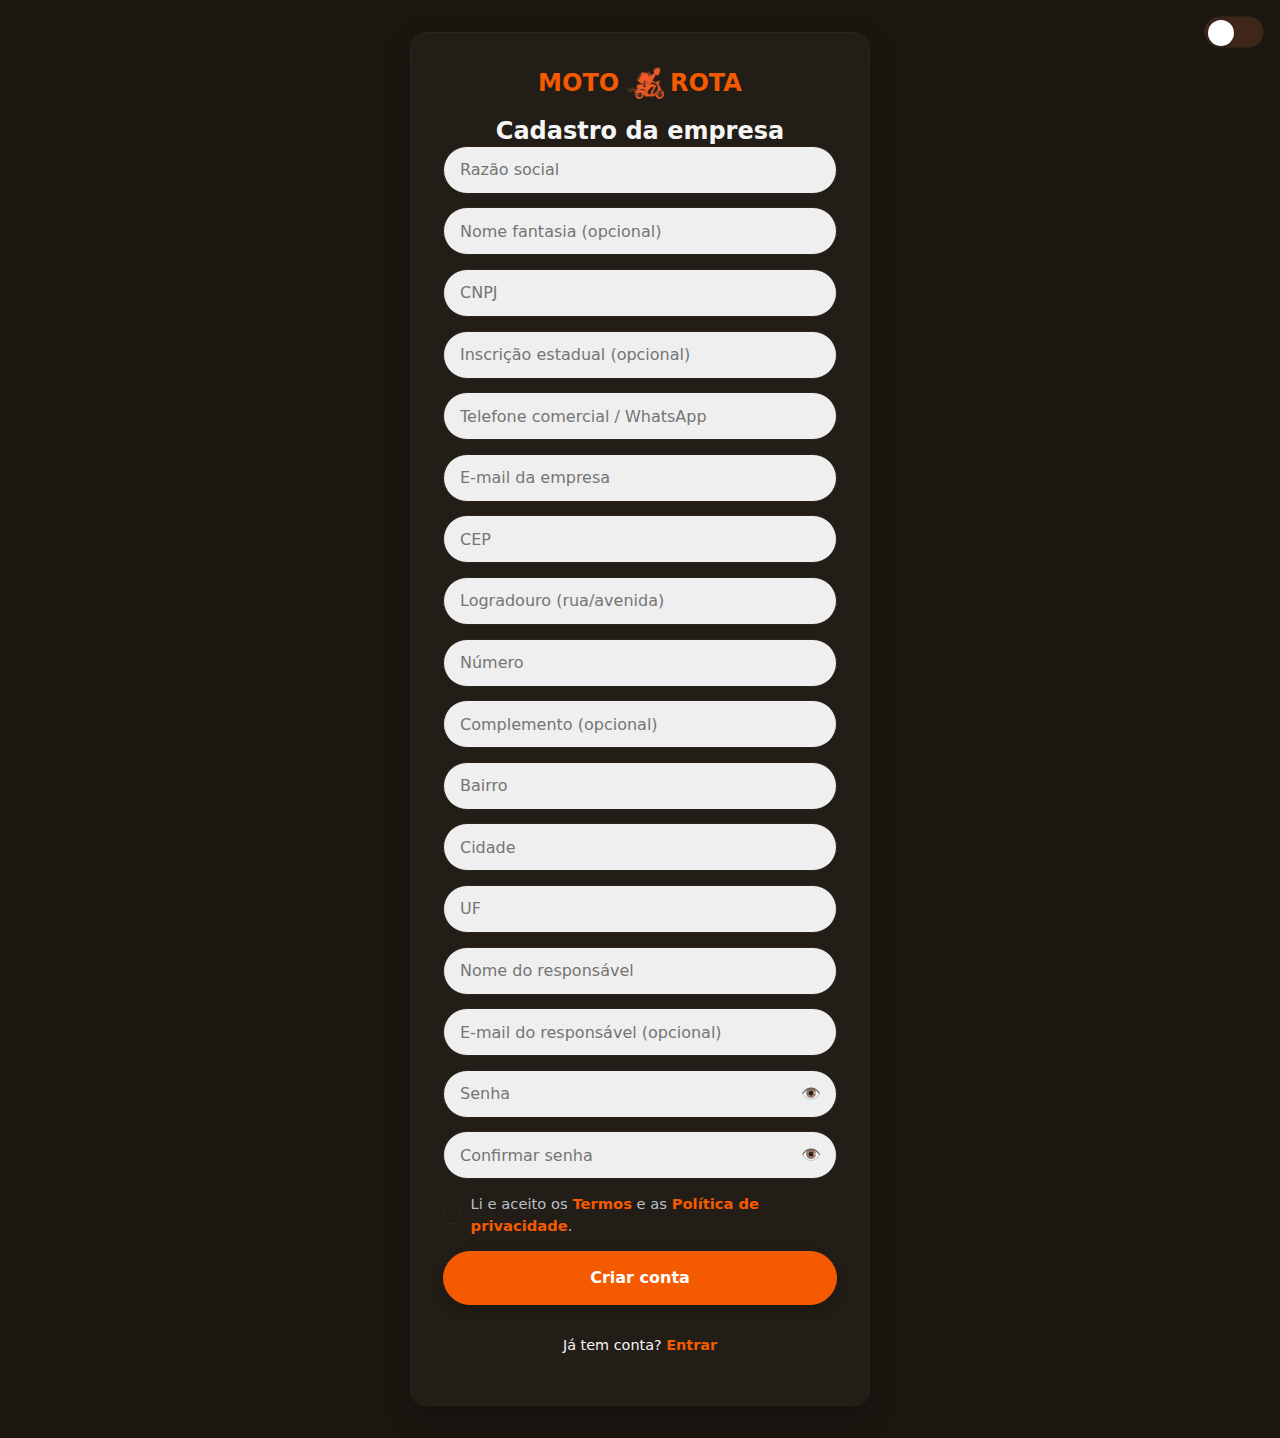
<file: signup.html>
<!DOCTYPE html>
<html lang="pt-BR" data-bs-theme="dark">
<head>
  <meta charset="utf-8" />
  <meta name="viewport" content="width=device-width, initial-scale=1" />
  <meta name="color-scheme" content="dark light" />
  <title>Moto Rotas — Cadastro da empresa</title>

  <!-- Bootstrap -->
  <link href="https://cdn.jsdelivr.net/npm/bootstrap@5.3.3/dist/css/bootstrap.min.css" rel="stylesheet">
  <link rel="preconnect" href="https://cdn.jsdelivr.net" crossorigin>

  <!-- Tema + Base -->
  <link rel="stylesheet" href="css/themes/theme-delivery.css">
  <link rel="stylesheet" href="css/base.css">

  <!-- Página (Auth) -->
  <link rel="stylesheet" href="css/auth.css">
</head>

<body class="auth">
  <!-- Switch global de tema -->
  <div class="theme-global">
    <button id="themeToggle" class="theme-switch" type="button" aria-label="Alternar tema">
      <span class="theme-switch__knob" aria-hidden="true"></span>
    </button>
  </div>

  <main class="auth__wrap">
    <section class="auth__card" aria-labelledby="signupTitle">
      <!-- Marca -->
      <div class="auth__brand">
        <span class="logo">
          <span class="logo__left">MOTO</span>
          <img src="assets/Logo.png" alt="" class="logo__img">
          <span class="logo__right">ROTA</span>
        </span>
      </div>

      <h1 id="signupTitle" class="auth__title">Cadastro da empresa</h1>

      <!-- Formulário -->
      <form id="signupForm" class="auth__form" novalidate>
        <!-- Empresa -->
        <div class="form__group">
          <input id="name" name="name" type="text" placeholder="Razão social" autocomplete="organization" required />
        </div>
        <div class="form__group">
          <input id="tradeName" name="tradeName" type="text" placeholder="Nome fantasia (opcional)" autocomplete="organization" />
        </div>
        <div class="form__group">
          <input id="cnpj" name="cnpj" type="text" placeholder="CNPJ" inputmode="numeric" autocomplete="on" required />
        </div>
        <div class="form__group">
          <input id="inscEstadual" name="inscEstadual" type="text" placeholder="Inscrição estadual (opcional)" />
        </div>

        <!-- Contato -->
        <div class="form__group">
          <input id="phone" name="phone" type="tel" placeholder="Telefone comercial / WhatsApp" autocomplete="tel" />
        </div>
        <div class="form__group">
          <input id="email" name="email" type="email" placeholder="E-mail da empresa" autocomplete="email" required />
        </div>

        <!-- Endereço -->
        <div class="form__group">
          <input id="cep" name="cep" type="text" placeholder="CEP" inputmode="numeric" autocomplete="postal-code" />
        </div>
        <div class="form__group">
          <input id="logradouro" name="logradouro" type="text" placeholder="Logradouro (rua/avenida)" autocomplete="address-line1" />
        </div>
        <div class="form__group">
          <input id="numero" name="numero" type="text" placeholder="Número" autocomplete="address-line2" />
        </div>
        <div class="form__group">
          <input id="complemento" name="complemento" type="text" placeholder="Complemento (opcional)" autocomplete="address-line2" />
        </div>
        <div class="form__group">
          <input id="bairro" name="bairro" type="text" placeholder="Bairro" autocomplete="address-level3" />
        </div>
        <div class="form__group">
          <input id="cidade" name="cidade" type="text" placeholder="Cidade" autocomplete="address-level2" />
        </div>
        <div class="form__group">
          <input id="uf" name="uf" type="text" placeholder="UF" maxlength="2" autocomplete="address-level1" />
        </div>

        <!-- Responsável -->
        <div class="form__group">
          <input id="respNome" name="respNome" type="text" placeholder="Nome do responsável" autocomplete="name" />
        </div>
        <div class="form__group">
          <input id="respEmail" name="respEmail" type="email" placeholder="E-mail do responsável (opcional)" autocomplete="email" />
        </div>

        <!-- Senha -->
        <div class="form__group">
          <div class="pass__wrap">
            <input id="spass" name="spass" type="password" placeholder="Senha" autocomplete="new-password" required />
            <button type="button" class="pass__toggle" aria-label="Exibir senha" title="Exibir senha">👁️</button>
          </div>
        </div>
        <div class="form__group">
          <div class="pass__wrap">
            <input id="spass2" name="spass2" type="password" placeholder="Confirmar senha" autocomplete="new-password" required />
            <button type="button" class="pass__toggle" aria-label="Exibir senha" title="Exibir senha">👁️</button>
          </div>
        </div>

       <!-- Aceite -->
        <div class="form__group consent">
          <input id="terms" type="checkbox" required />
          <span>
            Li e aceito os
            <a href="termos.html" class="auth__link">Termos</a>
            e as
            <a href="politica-privacidade.html" class="auth__link">Política de privacidade</a>.
          </span>
        </div>
        
        <div id="signupError" class="form__error" role="alert" aria-live="polite" hidden></div>
        <div id="signupOk" class="form__ok" role="status" aria-live="polite" hidden></div>

        <button type="submit" class="btnX btnX--primary btnX--wide">Criar conta</button>

        <p class="auth__alt">
          Já tem conta?
          <a href="index.html" class="auth__link">Entrar</a>
        </p>
      </form>
    </section>
  </main>

  <script type="module" src="js/auth.js"></script>
</body>
</html>
</file>
<file: css/themes/theme-delivery.css>
/* Tema escuro/claro alinhado à marca (delivery) */
:root,
:root[data-bs-theme="dark"]{
  /* Dark base (seu fundo: #1B1610) */
  --bg:#1B1610;
  --surface:#221D16;
  --primary:#F45A00;         /* ligeiramente mais escuro que #FF5900 p/ contraste */
  --primary-600:#D85200;     /* hover/pressed */
  --text:#F5F5F5;
  --muted:#B9C0CA;
  --border:#2A241D;
  --ok:#00C49A; --warn:#FFC857; --danger:#FF3B30;

  --bs-body-bg:var(--bg);
  --bs-body-color:var(--text);
  --bs-border-color:var(--border);
  --bs-primary:var(--primary);
}

/* Light confortável (off-white) */
:root[data-bs-theme="light"]{
  --bg:#FAF8F6;
  --surface:#FFFFFF;
  --primary:#FF5900;         /* cor de marca pura no light */
  --primary-600:#E25500;
  --text:#1B1610;
  --muted:#6B6B6B;
  --border:#E8E2DA;
  --ok:#00A884; --warn:#D98C00; --danger:#C0362C;

  --bs-body-bg:var(--bg);
  --bs-body-color:var(--text);
  --bs-border-color:var(--border);
  --bs-primary:var(--primary);
}

/* Integração com Bootstrap (apenas o necessário) */
.btn-primary{
  --bs-btn-bg:var(--primary);
  --bs-btn-border-color:var(--primary);
  --bs-btn-hover-bg:var(--primary-600);
  --bs-btn-hover-border-color:var(--primary-600);
}

/* Sidebar usa o fundo do tema */
.sidebar{ background:var(--bg); }
</file>
<file: css/auth.css>
/* ---------- Layout geral ---------- */
  body.auth {
    min-height: 100vh;
    display: grid;
    place-items: center;
    background: var(--bg);
    color: var(--text);
  }

  .auth__wrap {
    width: min(92vw, 980px);
    display: grid;
    grid-template-columns: 1fr;
    gap: 2rem;
    padding: var(--space-5) var(--space-3);
  }

  .auth__card {
    margin: 0 auto;
    width: min(92vw, 460px);
    background: var(--surface);
    border: 1px solid var(--border);
    border-radius: var(--radius-lg);
    box-shadow: var(--shadow-2);
    padding: clamp(1.25rem, 2vw + 1rem, 2rem);
  }

  /* ---------- Marca / Logo ---------- */
  .auth__brand {
    display: flex;
    justify-content: center;
    text-align: center;
    margin-bottom: 1rem;
  }

  .logo {
    display: flex;
    align-items: center;
    justify-content: center;
    gap: .25rem;
    font-weight: 900;
    font-size: 1.5rem;
    color: var(--primary);
  }
  .logo__left,
  .logo__right { color: var(--primary); }
  .logo__img {
    max-width: 38px;
    height: auto;
    margin: 0 .15rem;
  }
  .logo__gap { width: 28px; display: inline-block; }

  /* ---------- Títulos ---------- */
  .auth__title {
    margin: .25rem 0 0 0;
    font-size: 1.5rem;
    font-weight: 800;
    text-align: center;
  }
  .auth__subtitle {
    margin: .25rem 0 1rem 0;
    text-align: center;
    color: var(--muted);
  }

  /* ---------- Formulário ---------- */
  .auth__form { display: grid; gap: .85rem; }

  .form__group { display: grid; gap: .35rem; }
  .form__group label { font-size: .92rem; color: var(--muted); }

  /* Inputs em “pill” com espaço para o olho à direita */
  :root { --input-h: 48px; }
  .form__group input {
    width: 100%;
    height: var(--input-h);
    border-radius: 999px;
    border: 1px solid var(--border);
    background: #fff;
    color: #111;
    padding: 0 44px 0 16px;
  }
  [data-bs-theme="dark"] .form__group input {
    background: #EFEFEF;
    color: #111;
  }

  /* Toggle de senha (olho) minimalista dentro do input */
  .pass__wrap { position: relative; }
  .pass__toggle {
    position: absolute;
    right: 8px;
    top: 50%;
    translate: 0 -50%;
    width: 36px;
    height: 36px;
    border-radius: 50%;
    display: grid;
    place-items: center;
    background: none;
    border: none;
    color: #666;
    cursor: pointer;
    transition: transform .18s cubic-bezier(.22,.61,.36,1), color .2s ease;
  }
  .pass__toggle:hover {
    transform: translateY(-1px);
    color: var(--primary);
  }

  /* ---------- Estados de feedback ---------- */
  .form__error,
  .form__ok {
    border-radius: 10px;
    padding: .6rem .75rem;
  }
  .form__error {
    background: color-mix(in oklab, var(--danger) 18%, var(--surface));
    color: #fff;
    border: 1px solid color-mix(in oklab, var(--danger) 50%, var(--border));
  }
  .form__ok {
    background: color-mix(in oklab, var(--ok) 18%, var(--surface));
    color: #0b3b2f;
    border: 1px solid color-mix(in oklab, var(--ok) 50%, var(--border));
  }

  /* ---------- Botões ---------- */
  .btnX {
    display: inline-flex;
    align-items: center;
    justify-content: center;
    min-height: 48px;
    padding: .9rem 1.2rem;
    border-radius: 999px;
    border: 1px solid var(--border);
    background: var(--primary);
    color: #fff;
    gap: .6rem;
    box-shadow: 0 3px 10px rgba(0,0,0,.16);
    transition:
      background-color .24s cubic-bezier(.22,.61,.36,1),
      border-color .24s cubic-bezier(.22,.61,.36,1),
      box-shadow .22s cubic-bezier(.22,.61,.36,1),
      transform .18s cubic-bezier(.22,.61,.36,1);
  }
  .btnX--wide { width: 100%; }
  .btnX--primary {
    background: var(--primary);
    border-color: var(--primary);
    color: #fff;
    font-weight: 600;
    box-shadow: 0 4px 12px rgba(0,0,0,.2);
  }
  .btnX:hover {
    transform: translateY(-1px);
    box-shadow:
      0 10px 24px rgba(0,0,0,.28),
      0 0 6px color-mix(in oklab, var(--primary) 65%, transparent),
      0 0 14px color-mix(in oklab, var(--primary) 35%, transparent);
  }

  /* Acessibilidade focada */
  .btnX:focus-visible,
  .pass__toggle:focus-visible,
  input:focus-visible {
    outline: 2px solid color-mix(in oklab, var(--primary) 80%, white);
    outline-offset: 2px;
  }

  /* ---------- Alternativas / links ---------- */
  .auth__alt {
    margin-top: 1rem;
    text-align: center;
    font-size: .9rem;
  }
  .auth__alt a {
    color: var(--primary);
    font-weight: 600;
    text-decoration: none;
  }
  .auth__alt a:hover { text-decoration: underline; }

  /* ---------- Switch de tema ---------- */
  .theme-global {
    position: fixed;
    top: 16px;
    right: 16px;
    z-index: 1000;
  }
  .theme-switch {
    position: relative;
    width: 60px;
    height: 32px;
    border-radius: 999px;
    border: 1px solid var(--border);
    background: color-mix(in oklab, var(--surface) 85%, var(--primary) 15%);
    padding: 0;
    display: inline-block;
    cursor: pointer;
    transition: background-color .2s ease, border-color .2s ease;
  }
  .theme-switch__knob {
    position: absolute;
    top: 3px;
    left: 3px;
    width: 26px;
    height: 26px;
    border-radius: 50%;
    background: #fff;
    box-shadow: 0 1px 3px rgba(0,0,0,.25);
    transition: transform .2s cubic-bezier(.22,.61,.36,1);
  }
  /* knob à direita quando claro */
  [data-bs-theme="light"] .theme-switch__knob { transform: translateX(28px); }

  /* ===== Aceite de termos (checkbox compacto e alinhado) ===== */
.consent{
  display:flex;
  align-items:center;
  gap:.6rem;
  color:var(--muted);
  font-size:.92rem;
}

/* checkbox estilizado */
.consent input[type="checkbox"]{
  appearance: none;
  -webkit-appearance: none;
  width: 18px;
  height: 18px;
  min-width: 18px;
  border-radius: 4px;
  border: 1px solid var(--border);
  background: var(--surface);
  display: inline-grid;
  place-items: center;
  box-shadow: 0 1px 2px rgba(0,0,0,.08) inset;
  cursor: pointer;
}
.consent input[type="checkbox"]:focus-visible{
  outline: 2px solid color-mix(in oklab, var(--primary) 70%, white);
  outline-offset: 2px;
}
.consent input[type="checkbox"]:checked{
  background: var(--primary);
  border-color: var(--primary);
}
.consent input[type="checkbox"]:checked::after{
  content: "";
  width: 10px;
  height: 6px;
  border: 2px solid #fff;
  border-top: 0;
  border-left: 0;
  transform: rotate(45deg);
}

/* links com a cor da marca e sem sublinhado */
.section a,
.auth__link{
  color: var(--primary);
  text-decoration: none;
  font-weight: 600;
}
.section a:hover,
.auth__link:hover{
  color: var(--primary-600);
  text-decoration: underline; /* remova se não quiser sublinhado no hover */
}

/* ==== FIX: não aplicar estilo de input de texto em checkbox/radio ==== */
.form__group input[type="checkbox"],
.form__group input[type="radio"]{
  width: 18px !important;
  height: 18px !important;
  padding: 0 !important;
  border-radius: 4px !important;
  border: 1px solid var(--border) !important;
  background: var(--surface) !important;
  box-shadow: 0 1px 2px rgba(0,0,0,.08) inset !important;
  appearance: none;
  -webkit-appearance: none;
  display: inline-block !important;
  vertical-align: middle;
}
.form__group input[type="checkbox"]:focus-visible,
.form__group input[type="radio"]:focus-visible{
  outline: 2px solid color-mix(in oklab, var(--primary) 70%, white);
  outline-offset: 2px;
}
.form__group input[type="checkbox"]:checked{
  background: var(--primary) !important;
  border-color: var(--primary) !important;
}
.form__group input[type="checkbox"]:checked::after{
  content: "";
  width: 10px; height: 6px;
  border: 2px solid #fff; border-top: 0; border-left: 0;
  transform: rotate(45deg);
  display: block; margin: 3px auto 0;
}

/* ====== Autenticação responsiva ====== */
@media (max-width: 960px){
  .auth__card{
    width: min(96vw, 520px);
    padding: clamp(1rem, 3vw + .5rem, 1.25rem);
  }
  .auth__form{ gap: .75rem; }
}

/* Inputs ficam confortáveis no mobile pequeno */
@media (max-width: 480px){
  .form__group input{
    height: 44px;
    border-radius: 999px;
    padding: 0 44px 0 14px;
  }
  .pass__toggle{ width: 34px; height: 34px; right: 6px; }
}

/* Links estilo marca no mobile */
.auth__alt a, .auth__link{
  color: var(--primary);
  text-decoration: none;
  font-weight: 600;
}
.auth__alt a:hover, .auth__link:hover{
  color: var(--primary-600);
  text-decoration: underline;
}
</file>
<file: css/layout.css>
/* ===== Sidebar (container) ===== */
:root{ --sidebar-w: 260px; }
.app-sidebar{
  position:fixed; inset:0 auto 0 0;
  width:var(--sidebar-w); height:100vh; overflow:auto;
  background:var(--surface-1, #faf8f5);
  padding:8px 12px 16px 12px; z-index:900;
}
.side-list{ display:grid; gap:12px; list-style:none; margin:8px 0 0; padding:0; }
.side-card{
  display:grid; grid-template-columns:24px 1fr; align-items:center; gap:10px;
  padding:14px 16px; border-radius:var(--radius-2xl, 18px);
  background:var(--surface, #fff);
  border:1px solid var(--surface-2, #eee);
  box-shadow:0 4px 14px rgba(0,0,0,.06);
  text-decoration:none; color:var(--text-strong);
  transition:transform .12s ease, box-shadow .12s ease, background .12s ease;
}
.side-card:hover{ transform:translateY(-1px); box-shadow:0 6px 18px rgba(0,0,0,.08); }
.side-card.is-active{
  background:var(--primary-600, #FF5900); color:var(--on-primary, #fff);
  border-color:var(--primary-600, #FF5900);
}
.side-card .icon{ font-size:16px; line-height:0; }
.side-card .label{ font-size:.95rem; }

.only-mobile{ display:none; }
@media (max-width:1024px){
  .app-sidebar{ transform:translateX(-100%); transition:transform .2s ease; z-index:999; }
  body.sidebar-open .app-sidebar{ transform:translateX(0); }
  .only-mobile{ display:inline-flex; }
  body.sidebar-open .app-main{ filter:blur(1px); }
}

/* ===== Topbar ===== */
.topbar{
  position: sticky; top:0; z-index:950;
  background: var(--surface-1);
  border-bottom:1px solid var(--surface-2);
  display:flex; align-items:center; gap:12px;
  padding:10px 16px; height: var(--topbar-h, 64px);
}
.topbar .topbar__right{ margin-left:auto; display:flex; align-items:center; gap:12px; }

/* Search da TOPBAR (escopo aqui para não afetar login) */
.topbar .search{ flex:1; max-width:640px; }
.topbar .search__input{
  height:42px; border-radius:999px;
  background:#efefef; color:#111;
  border:1px solid var(--surface-2);
}

/* Filtros / selects usados na topbar */
.orders-filters{ display:flex; align-items:center; gap:8px; }
.selectX{
  appearance:none; -webkit-appearance:none; -moz-appearance:none;
  position:relative; border:1px solid var(--surface-2);
  background:var(--surface); color:var(--text);
  padding:.55rem .9rem; border-radius:999px; font-weight:600; cursor:pointer;
  transition:border-color .18s ease, box-shadow .18s ease, background-color .18s ease;
}
.selectX:hover{
  border-color: color-mix(in oklab, var(--primary) 45%, var(--surface-2));
  box-shadow: 0 8px 18px rgba(0,0,0,.18);
}
.selectX:focus{
  outline:none;
  border-color: color-mix(in oklab, var(--primary) 65%, var(--surface-2));
  box-shadow: 0 0 0 3px color-mix(in oklab, var(--primary) 30%, transparent);
}

/* Botão “fantasma” da topbar */
.btnX--ghost{
  background:var(--surface); color:var(--text);
  border:1px solid var(--surface-2);
  border-radius:999px; padding:.55rem .95rem; font-weight:800;
  transition: transform .15s ease, box-shadow .15s ease, border-color .15s ease, background-color .15s ease;
}
.btnX--ghost:hover{
  transform: translateY(-1px);
  border-color: color-mix(in oklab, var(--primary) 55%, var(--surface-2));
  background: color-mix(in oklab, var(--surface) 88%, var(--primary) 12%);
  box-shadow: 0 10px 24px rgba(0,0,0,.18);
}

/* Theme switch posicionado na topbar */
.theme-switch--topbar{ margin-left:8px; }

@media (max-width:960px){
  .topbar{ gap:8px; }
  .track-group{ display:none; }
}
</file>
<file: css/components.css>
/* ===== Logo ===== */
.logo {
  display: flex;
  align-items: center;
  font-weight: 900;
  font-size: 1.5rem;
  letter-spacing: .3px;
  color: var(--primary);
}
.logo__left,
.logo__right { color: var(--primary); }
.logo__gap{ width: 30px; display: inline-flex; align-items: center; }
.logo__gap img{ width: 30px; height: auto; display: block; }

/* ===== Navegação lateral ===== */
.nav {
  margin-top: var(--space-4);
  display: grid;
  gap: var(--space-2);
  padding-right: var(--space-2);
}
.nav__item {
  width: 100%;
  text-align: left;
  color: #fff;
  min-height: 52px;
  padding: .9rem 1rem;
  border-radius: 14px;
  margin: 0 .4rem;
  border: 1px solid var(--border);
  background: var(--surface);
  display: flex;
  align-items: center;
  gap: .7rem;
  box-shadow: 0 3px 10px rgba(0,0,0,.16);
  transition:
    background-color .24s cubic-bezier(.22,.61,.36,1),
    border-color .24s cubic-bezier(.22,.61,.36,1),
    transform .18s cubic-bezier(.22,.61,.36,1),
    box-shadow .18s ease;
  will-change: transform;
}
.nav__item:hover {
  transform: translateY(-1px);
  border-color: color-mix(in oklab, var(--primary) 55%, var(--border));
  background: color-mix(in oklab, var(--surface) 80%, var(--primary) 20%);
  box-shadow:
    0 10px 24px rgba(0,0,0,.28),
    0 0 6px color-mix(in oklab, var(--primary) 65%, transparent),
    0 0 14px color-mix(in oklab, var(--primary) 35%, transparent);
}
.nav__item.is-active {
  background: var(--primary);
  border-color: var(--primary);
  color: #fff;
  box-shadow:
    0 8px 20px rgba(0,0,0,.26),
    0 0 8px color-mix(in oklab, var(--primary) 55%, transparent);
}
.nav__icon { width: 20px; text-align: center; color:#fff; }
.nav__label { color:#fff; }

/* Tema claro: itens NÃO ativos com texto/ícone pretos */
[data-bs-theme="light"] .nav__item:not(.is-active),
[data-bs-theme="light"] .nav__item:not(.is-active) .nav__label { color:#111; }
[data-bs-theme="light"] .nav__item:not(.is-active) .nav__icon { color:#111; filter:none; }

/* Acessibilidade: foco visível */
.nav__item:focus-visible,
.btn:focus-visible,
.theme-switch:focus-visible {
  outline: 2px solid color-mix(in oklab, var(--primary) 80%, white);
  outline-offset: 2px;
  box-shadow:
    0 0 0 3px color-mix(in oklab, var(--primary) 35%, transparent),
    0 6px 16px rgba(0,0,0,.22);
}

/* ===== Busca + Autocomplete ===== */
.search { position: relative; flex: 1; }
.search__input {
  width: 100%;
  height: 42px;
  border-radius: 999px;
  border: 1px solid var(--border);
  background: #fff;
  color: #111;
  padding: 0 1rem;
}
[data-bs-theme="dark"] .search__input { background:#EFEFEF; }
.search__input::placeholder { color:#666; }

.search__suggestions {
  position: absolute;
  top: 46px; left: 0; right: 0;
  background: var(--surface);
  color: var(--text);
  border: 1px solid var(--border);
  border-radius: 10px;
  margin: 0; padding: .35rem 0;
  list-style: none; z-index: 10;
  max-height: 260px; overflow: auto; display: none;
}
.search__suggestions.is-open { display: block; }
.search__suggestions li { padding: .55rem .9rem; cursor: pointer; }
.search__suggestions li:hover,
.search__suggestions li[aria-selected="true"] {
  background: color-mix(in oklab, var(--surface) 80%, var(--primary) 20%);
}

/* ===== Status + cards ===== */
.status__title{
  display:flex; align-items:center; justify-content:space-between;
  padding: .75rem .9rem .25rem;
  margin:0;
  font-size: 1rem; font-weight: 800; color: var(--text);
}

/* Filtros em pílulas, linha única com quebra */
.status__legend{
  display:flex;
  flex-wrap:wrap;
  align-items:center;
  gap:.5rem;
  list-style:none;
  margin:.35rem .75rem .5rem;
  padding:0;
  color: var(--muted);
}
.status__legend li{ margin:0; padding:0; }

/* Botão-pílula */
.status__legend button{
  appearance:none;
  border:none;
  cursor:pointer;
  padding:.38rem .7rem;
  border-radius:999px;
  font-weight:600;
  font-size:.9rem;
  line-height:1;
  color: var(--text);
  background: var(--surface);
  border:1px solid var(--border);
  user-select:none;
  transition: transform .15s ease, box-shadow .15s ease, border-color .15s ease,
              background-color .15s ease, color .15s ease;
}
.status__legend button:hover{
  transform: translateY(-1px);
  box-shadow: 0 8px 18px rgba(0,0,0,.18);
  border-color: color-mix(in oklab, var(--primary) 45%, var(--border));
  background: color-mix(in oklab, var(--surface) 86%, var(--primary) 14%);
}
.status__legend button.is-active{
  color:#fff;
  background: var(--primary);
  border-color: var(--primary);
  box-shadow: 0 10px 24px rgba(0,0,0,.22);
}

/* Lista de cartões */
.cards{
  list-style:none;
  padding:.75rem;
  margin:0;
  display:grid;
  gap:.65rem;
}

/* Cartão padrão */
.card{
  position:relative;
  border-radius:14px;
  padding: .8rem .95rem;
  display:grid; gap:.25rem;
  border:1px solid transparent;
  box-shadow: var(--shadow-1);
  color:#fff;
  transition: transform .12s ease, box-shadow .12s ease, filter .12s ease;
}
.card:hover{ transform: translateY(-2px); box-shadow: 0 14px 32px rgba(0,0,0,.28); }
.card__title{ font-weight:800; }
.card__meta{ opacity:.95; }

/* Cores por status */
.card--late{ background: color-mix(in oklab, var(--danger) 88%, black); }
.card--done{ background: var(--ok); }
.card--warn{ background: var(--warn); color:#1b1b1b; }

/* Avatar do entregador (CONSOLIDADO: remove duplicatas) */
.cards .card{ padding-right: 72px; }         /* espaço para o avatar à direita */
.card__avatar{
  position:absolute; right:12px; top:50%; transform:translateY(-50%);
  width:48px; height:48px; border-radius:50%;
  object-fit:cover; background:#ddd;
  border:2px solid rgba(255,255,255,.9);
  box-shadow: 0 4px 12px rgba(0,0,0,.25);
}
[data-bs-theme="light"] .card--warn .card__avatar{ border-color: rgba(0,0,0,.2); }

/* Badgezinhos opcionais dentro dos textos (01, 02...) */
.card .badge-count{
  display:inline-block; margin-left:.4rem;
  padding:.15rem .45rem; border-radius:999px;
  background: rgba(255,255,255,.18); color:#fff; font-weight:700; font-size:.8rem;
}

/* Modo claro: melhora contraste das pílulas não ativas */
[data-bs-theme="light"] .status__legend button{
  color:#111; background:#f4f4f4; border-color:#e3e3e3;
}

/* ===== Switch de tema ===== */
.theme-switch {
  position: relative;
  width: 60px;
  height: 32px;
  border-radius: 999px;
  border: 1px solid var(--border);
  background: color-mix(in oklab, var(--surface) 85%, var(--primary) 15%);
  padding: 0; display: inline-block;
  transition: background-color .2s ease, border-color .2s ease;
}
.theme-switch__knob{
  position: absolute; top: 3px; left: 3px;               /* posição no modo claro */
  width: 26px; height: 26px; border-radius: 50%;
  background: #fff; box-shadow: 0 1px 3px rgba(0,0,0,.25);
  transition: left .2s cubic-bezier(.22,.61,.36,1), background .2s ease, box-shadow .2s ease;
}
html[data-bs-theme="dark"] .theme-switch__knob{
  left: calc(100% - 5px - 40px); /* vai até a borda direita no dark */
}

/* ===== FAB ===== */
.fab {
  position: fixed;
  right: 24px;
  bottom: 24px;
  width: 56px;
  height: 56px;
  border-radius: 50%;
  background: var(--primary);
  color: #fff;
  box-shadow: var(--shadow-2);
  transition: transform .15s ease, box-shadow .15s ease, border-color .15s ease;
}

/* ===== User box (avatar + saudação) ===== */
.userbox {
  display: flex;
  flex-direction: column;
  align-items: center;
  gap: .35rem;
  margin-left: .75rem;
}
.userbox__avatar {
  width: 42px; height: 42px;
  border-radius: 50%;
  object-fit: cover;
  border: 2px solid color-mix(in oklab, var(--primary) 85%, transparent);
  box-shadow: 0 2px 10px rgba(0,0,0,.22);
  background: #ddd;
}
.greet { font-size: .95rem; color: var(--text); }
.greet strong { color: var(--primary); }

/* ===== Chat (painel flutuante) ===== */
.fab.fab--chat{
  position: fixed;
  right: 24px;
  bottom: 24px;
  z-index: 2100;             /* acima do Leaflet */
  width: 56px;
  height: 56px;
  border-radius: 50%;
  background: var(--primary);
  color:#fff;
  box-shadow: var(--shadow-2);
  border: 1px solid color-mix(in oklab, var(--primary) 70%, black);
}

.chat{
  position: fixed;
  right: 24px;
  bottom: 92px;              /* acima do FAB */
  width: 360px;
  max-height: min(70dvh, 560px);
  display: grid;
  grid-template-rows: auto 1fr auto;
  background: var(--surface);
  color: var(--text);
  border: 1px solid var(--border);
  border-radius: var(--radius-lg);
  box-shadow: var(--shadow-2);
  overflow: hidden;
  z-index: 2050;
  transform: translateY(16px);
  opacity: 0;
  pointer-events: none;
  transition: transform .18s ease, opacity .18s ease;
}
.chat.is-open{
  transform: translateY(0);
  opacity: 1;
  pointer-events: auto;
}

.chat__header{
  display:flex; align-items:center; justify-content:space-between;
  gap:.5rem; padding:.6rem .8rem;
  border-bottom:1px solid var(--border);
  background: color-mix(in oklab, var(--surface) 85%, var(--primary) 15%);
}
.chat__title{ font-weight:700; display:flex; align-items:center; gap:.4rem; }
.chat__sub{ font-weight:500; color:var(--muted); }

.chat__messages{
  list-style:none; margin:0; padding:.75rem;
  display:flex; flex-direction:column; gap:.5rem;
  overflow:auto;
  scroll-behavior: smooth;
}
.chat__msg{
  max-width: 80%;
  padding:.55rem .7rem;
  border-radius: 16px;
  box-shadow: var(--shadow-1);
  border:1px solid var(--border);
  background: var(--surface);
}
.chat__msg--me{
  margin-left:auto;
  background: color-mix(in oklab, var(--primary) 18%, var(--surface));
  border-color: color-mix(in oklab, var(--primary) 50%, var(--border));
}
.chat__meta{ font-size:.75rem; color:var(--muted); margin-top:.15rem; }

.chat__composer{
  display:flex; gap:.5rem; padding:.6rem .6rem .7rem;
  border-top:1px solid var(--border);
  background: var(--surface);
}
.chat__composer input{
  flex:1 1 auto;
  height:44px;
  border-radius: 999px;
  border:1px solid var(--border);
  background:#fff; color:#111; padding:0 .9rem;
}
[data-bs-theme="dark"] .chat__composer input{ background:#EFEFEF; color:#111; }

/* Mobile: vira bottom-sheet */
@media (max-width: 600px){
  .chat{
    right: 0; left: 0;
    bottom: 0;
    width: auto;
    max-height: 70dvh;
    margin: 0 8px 80px; /* respiro das bordas e do FAB */
  }
}

/* ====== GRID de cartões responsivo (settings, etc.) ====== */
.resp-grid{
  display: grid;
  gap: var(--space-3);
  grid-template-columns: repeat(auto-fit, minmax(220px, 1fr));
}
@media (max-width: 480px){
  .resp-grid{
    grid-template-columns: 1fr;
    gap: var(--space-2);
  }
}

/* Cartão padrão com hover consistente no toque */
.cardX{
  border: 1px solid var(--border);
  border-radius: var(--radius-lg);
  background: var(--surface);
  padding: var(--space-3);
  box-shadow: var(--shadow-1);
  transition: transform .18s ease, box-shadow .18s ease, border-color .18s ease;
}
.cardX:hover{ transform: translateY(-1px); box-shadow: 0 12px 26px rgba(0,0,0,.24); }
@media (hover:none){ .cardX:hover{ transform:none; box-shadow: var(--shadow-1); } }

/* Botões ocupam largura total no mobile */
@media (max-width: 480px){
  .btn, .btnX{ width: 100%; }
}

/* Logo compacta */
@media (max-width: 480px){
  .logo{ font-size: 1.25rem; }
  .logo__img{ max-width: 28px; }
}

/* Painel de status: posição e animação de abrir/fechar */
.status{
  position: absolute;
  top: 80px;
  right: 24px;
  width: 360px;
  max-width: calc(100vw - 48px);
  background: var(--surface);
  color: var(--text);
  border: 1px solid var(--border);
  border-radius: var(--radius-lg);
  box-shadow: var(--shadow-2);
  transition: transform .18s ease, opacity .18s ease, visibility .18s ease;
  will-change: transform, opacity;
}
.status.is-collapsed{
  transform: translateY(8px) scale(.98);
  opacity: 0;
  visibility: hidden;
  pointer-events: none;
}

/* FAB do status (fica à esquerda do FAB do chat) */
.fab.fab--status{
  right: 92px;   /* chat está em 24px; 92 deixa um espaço confortável */
  bottom: 24px;
}

/* cores dos cards por status (verde/ok, vermelho/late, amarelo/on) */
.card--done{ background: var(--ok); color:#fff; }
.card--late{ background: color-mix(in oklab, var(--danger) 88%, black); color:#fff; }
.card--on  { background: var(--warn); color:#1b1b1b; }  /* amarelo */

/* se você ainda usa .card--warn, mantenha como alias do “on” */
.card--warn{ background: var(--warn); color:#1b1b1b; }

.status__actions .pill{ margin-left:.35rem; }
.card__actions .pill{ background:#fff2; color:#fff; border-color:#fff5; }
[data-bs-theme="light"] .card__actions .pill{ background:#0002; color:#111; border-color:#0002; }

/* Waze iframe full-bleed */
.map--waze { position: absolute; inset: 0; }
.map--waze iframe {
  position: absolute; inset: 0;
  width: 100%; height: 100%; border: 0;
}

/* Switch de provedor no canto superior direito do mapa */
.map-provider-switch{
  position: absolute;
  top: 12px; right: 12px;
  display: flex; gap: .4rem;
  z-index: 1200;
}
.btnX--ghost{
  background: rgba(0,0,0,.30);
  color: #fff;
  border: 1px solid rgba(255,255,255,.25);
  backdrop-filter: blur(6px);
  border-radius: 999px;
  padding: .4rem .8rem;
}
[data-bs-theme="light"] .btnX--ghost{
  background: rgba(255,255,255,.80);
  color: #111;
  border-color: rgba(0,0,0,.12);
}
.map-provider-switch .is-active{
  border-color: var(--primary);
  box-shadow: 0 0 0 2px color-mix(in oklab, var(--primary) 30%, transparent);
}

/* links da sidebar não sublinhados */
.nav__item { text-decoration: none; }

/* estado ativo (funciona para <a>) */
.nav__item.is-active{
  background: var(--primary);
  border-color: var(--primary);
  color:#fff;
  box-shadow: 0 8px 20px rgba(0,0,0,.26),
              0 0 8px color-mix(in oklab, var(--primary) 55%, transparent);
}
.nav__item.is-active .nav__label,
.nav__item.is-active .nav__icon{ color:#fff; }

/* tema claro: itens não ativos continuam escuros */
:root[data-bs-theme="light"] .nav__item:not(.is-active),
:root[data-bs-theme="light"] .nav__item:not(.is-active) .nav__label{ color:#111; }
:root[data-bs-theme="light"] .nav__item:not(.is-active) .nav__icon{ color:#111; }

/* css/components.sidebar.css */

.app-sidebar {
  width: 260px;
  background: var(--surface-1, #faf8f5);
  padding: 8px 12px 16px 12px;
}

.side-list { display: grid; gap: 12px; list-style: none; margin: 8px 0 0; padding: 0; }

.side-card {
  display: grid; grid-template-columns: 24px 1fr; align-items: center; gap: 10px;
  padding: 14px 16px; border-radius: var(--radius-2xl, 18px);
  background: var(--surface, #fff);
  border: 1px solid var(--surface-2, #eee);
  box-shadow: 0 4px 14px rgba(0,0,0,.06);
  text-decoration: none; color: var(--text-strong);
  transition: transform .12s ease, box-shadow .12s ease, background .12s ease;
}
.side-card:hover { transform: translateY(-1px); box-shadow: 0 6px 18px rgba(0,0,0,.08); }
.side-card.is-active {
  background: var(--primary-600, #FF5900);
  color: var(--on-primary, #fff);
  border-color: var(--primary-600, #FF5900);
}

.side-card .icon { font-size: 16px; line-height: 0; }
.side-card .label { font-size: 0.95rem; }

.only-mobile { display: none; }

@media (max-width: 1024px){
  .app-sidebar { position: fixed; inset: 0 auto 0 0; transform: translateX(-100%); transition: transform .2s ease; z-index: 999; }
  body.sidebar-open .app-sidebar { transform: translateX(0); }
  .only-mobile { display: inline-flex; }
  /* empurra conteúdo principal quando sidebar está aberta (opcional) */
  body.sidebar-open .app-main { filter: blur(1px); }
}

/* Toggle de tema padrão */
.theme-switch{
  position: relative; width: 48px; height: 28px;
  border-radius: 999px; border:1px solid var(--surface-2);
  background: var(--surface); cursor: pointer;
  display:inline-flex; align-items:center; padding:2px;
}
.theme-switch__knob{
  position: absolute; top: 2px; left: 2px;                /* posição no modo claro */
  width: 24px; height: 24px; border-radius: 50%;
  background: var(--primary-600);
  box-shadow: 0 1px 3px rgba(0,0,0,.25);
  transition: left .18s ease, background .18s ease, box-shadow .18s ease;
}

html[data-bs-theme="dark"] .theme-switch__knob{
  left: calc(100% - 2px - 24px); /* vai até a borda direita no dark */
}

/* === Botões-âncora nunca sublinham === */
a.btn, a.btnX,
.btn a, .btnX a,
.btn:link, .btn:visited,
.btnX:link, .btnX:visited,
.btn:hover, .btn:focus,
.btnX:hover, .btnX:focus {
  text-decoration: none !important;
}

.tl-actions a { text-decoration: none !important; }
</file>
<file: css/components.sidebar.css>
/* ===== Sidebar fixa (não empurra a topbar) ===== */
.app-sidebar{
  position: fixed;
  left: 0; top: 0; bottom: 0;
  width: 260px;
  background: var(--surface-1, #faf8f5);
  border-right: 1px solid var(--surface-2, #eee);
  padding: 8px 12px 16px 12px;
  overflow: auto;
  z-index: 900; /* abaixo da topbar */
}

.sidebar-brand { padding:16px 16px 8px 16px; }
.side-list { display: grid; gap: 12px; list-style: none; margin: 8px 0 0; padding: 0; }

.side-card{
  display: grid; grid-template-columns: 24px 1fr; align-items: center; gap: 10px;
  padding: 14px 16px;
  border-radius: var(--radius-2xl, 18px);
  background: var(--surface, #fff);
  border: 1px solid var(--surface-2, #eee);
  box-shadow: 0 4px 14px rgba(0,0,0,.06);
  text-decoration: none; color: var(--text-strong);
  transition: transform .12s ease, box-shadow .12s ease, background .12s ease;
}
.side-card:hover{ transform: translateY(-1px); box-shadow: 0 6px 18px rgba(0,0,0,.08); }
.side-card.is-active{ background: var(--primary-600,#FF5900); color: var(--on-primary,#fff); border-color: var(--primary-600,#FF5900); }
.side-card .icon{ font-size: 16px; line-height: 0; }
.side-card .label{ font-size: .95rem; }

/* ===== Conteúdo deslocado apenas por padding (a topbar não é afetada) ===== */
.content{ padding-left: 260px; min-width: 0; }
.app-main{ min-width: 0; } /* se existir essa classe no seu layout */

/* Topbar sempre por cima do mapa e da sidebar */
.topbar{
  position: sticky; top: 0; z-index: 950;
  background: var(--surface-1, #faf8f5);
  border-bottom: 1px solid var(--surface-2, #eee);
}

/* ===== Mobile: sidebar como overlay, conteúdo sem padding ===== */
.only-mobile{ display: none; }

@media (max-width:1024px){
  .app-sidebar{
    transform: translateX(-100%);
    transition: transform .2s ease;
    width: 280px;
    box-shadow: 0 10px 30px rgba(0,0,0,.2);
  }
  body.sidebar-open .app-sidebar{ transform: translateX(0); }
  .content{ padding-left: 0; }       /* <<< remove deslocamento no mobile */
  .only-mobile{ display: inline-flex; }
}

/* Mapa mínimo para evitar tela vazia */
.map, .map-wrap{ min-height: 380px; }

/* ===== Marca MOTO [ícone] ROTAS ===== */
.sidebar-brand .logo{
  display: flex;
  align-items: center;
  gap: 4px;                 /* espaço menor entre texto e ícone */
  font-weight: 800;
  font-size: 1.25rem;
  letter-spacing: .5px;
}

.logo__gap{
  display: inline-flex;
  align-items: center;
}

.logo__gap img{
  display: block;
  width: 80px;              /* ícone levemente menor */
  height: auto;
  object-fit: contain;
  transform: translateY(1px); /* microalinhamento vertical */
}

/* As duas palavras na MESMA cor (laranja da marca) */
.logo__left,
.logo__right{
  color: var(--primary-600);   /* use var(--primary) se preferir o tom base */
}
</file>
<file: css/pages/cart.css>
/* ===== CART — estilos da página de checkout ===== */

/* Layout base */
.page-header { padding: 16px 16px 8px; }
.page-title  { font-weight: 800; font-size: 1.6rem; letter-spacing: .2px; }

.checkout-grid{
  display: grid;
  gap: 16px;
  grid-template-columns: 1.4fr .9fr;
  padding: 8px 16px 80px;
}

/* Cards */
.panel{
  background: var(--surface);
  color: var(--text);
  border: 1px solid var(--surface-2);
  border-radius: 16px;
  box-shadow: var(--shadow-md);
  padding: 14px;
  display: grid; gap: 10px;
  animation: fade-in .2s ease both;
}
.panel h3{ font-weight:800; margin: 4px 0 6px; }

/* Inputs */
.input,.select{
  background: var(--surface);
  color: var(--text);
  border: 1px solid var(--surface-2);
  border-radius: 12px;
  padding: .7rem .9rem;
}
.input::placeholder{ color: var(--muted); }
.row2{ display:grid; grid-template-columns: 1fr 160px; gap: 10px; }
.check{ display:flex; align-items:center; gap:.5rem; font-weight:600; }

/* Summary (direita) */
.summary{
  position: sticky;
  top: calc(var(--topbar-h,64px) + 12px);
  align-self: start;
}
.summary .lines{ display:grid; gap: 8px; }
.summary .line{
  display:flex; align-items:center; justify-content:space-between;
  gap: 12px; font-size: .98rem;
}
.summary .line .value{ font-variant-numeric: tabular-nums; }
.summary .line--muted{ color: var(--muted); }
.summary .line--total{
  margin-top: 6px; padding-top: 10px; border-top: 1px dashed var(--surface-2);
  font-size: 1.2rem; font-weight: 800;
}
.summary .pill{
  display:inline-flex; align-items:center; gap:.35rem;
  padding: .25rem .6rem; border-radius:999px;
  background: color-mix(in oklab, var(--primary-600) 18%, var(--surface));
  border: 1px solid var(--primary-600);
  color: var(--on-primary);
  font-size: .85rem; font-weight:700;
}
.summary .pill button{ all: unset; cursor:pointer; opacity:.9; }
.summary .pill button:hover{ opacity:1; text-decoration: underline; }

/* Skeleton carregando resumo */
.skel{
  position: relative; overflow: hidden; border-radius: 12px;
  background: color-mix(in oklab, var(--surface) 85%, var(--surface-2));
  height: 120px;
}
.skel::after{
  content:""; position:absolute; inset:0;
  background: linear-gradient(90deg, transparent, rgba(255,255,255,.08), transparent);
  animation: shimmer 1.2s infinite;
}
@keyframes shimmer{ 0%{ transform:translateX(-100%);} 100%{ transform:translateX(100%);} }
@keyframes fade-in{ from{opacity:0; transform: translateY(6px);} to{opacity:1; transform: none;} }

/* Bottom bar (mobile/desktop) */
.checkout-bottom{
  position: fixed;
  left: var(--sidebar-w,0); right: 0; bottom: 0;
  background: var(--surface);
  border-top: 1px solid var(--surface-2);
  box-shadow: 0 -8px 24px rgba(0,0,0,.18);
  padding: 10px 16px;
  display:flex; align-items:center; gap: 12px; justify-content:flex-end;
  z-index: 950;
}
.checkout-bottom .total{
  margin-right:auto; font-weight:800; letter-spacing:.2px;
  font-variant-numeric: tabular-nums;
}

/* Botão “confirmar” com estados */
#btn-place.is-disabled{ opacity:.5; pointer-events:none; }
#btn-place.is-loading{
  position: relative; color: transparent !important;
}
#btn-place.is-loading::after{
  content:"Processando…";
  position:absolute; inset:0; display:flex; align-items:center; justify-content:center;
  color: var(--on-primary);
}

/* Campos adicionais do cartão */
.pay-extra{ display:grid; gap:10px; }
.pay-row2{ display:grid; grid-template-columns: 1fr 120px; gap:10px; }

/* Toast simples */
.toast{
  position: fixed; right: 16px; bottom: 90px;
  background: var(--surface);
  color: var(--text);
  border: 1px solid var(--surface-2);
  box-shadow: var(--shadow-md);
  padding: .6rem .8rem; border-radius: 10px;
  z-index: 1200; animation: fade-in .15s ease both;
}

/* Tema */
:root,[data-bs-theme="light"],[data-bs-theme="dark"]{ color-scheme: light dark; }

/* Responsivo */
@media (max-width: 1024px){
  .checkout-grid{ grid-template-columns: 1fr; }
  .checkout-bottom{ left: 0; }
}
</file>
<file: css/pages/courier-inbox.css>
.inbox{ max-width: 720px; margin: 24px auto; padding: 0 12px; }
.inbox__head{ display:flex; align-items:center; justify-content:space-between; margin-bottom: 12px; }
.inbox__list{ list-style:none; margin:0; padding:0; display:grid; gap:.6rem; }
.offer{
  border:1px solid var(--surface-2);
  border-radius:14px; padding:.8rem;
  background: var(--surface);
  box-shadow: var(--shadow-1);
  display:grid; gap:.35rem;
}
.offer__meta{ color: var(--muted); font-size:.93rem; }
.offer__actions{ display:flex; gap:.5rem; }
</file>
<file: css/pages/courier.css>
/* ===== PWA Motoboy ===== */
.pwa { max-width: 920px; margin: 0 auto; }

.pwa-header{
  display:flex; align-items:center; justify-content:space-between;
  gap:12px; margin-bottom:12px;
}
.pwa-header .page-title{ font-weight: 900; font-size: 1.25rem; }

/* fila */
.queue{
  display:grid;
  gap:12px;
}

/* card do convite */
.job{
  position: relative;
  border:1px solid var(--surface-2);
  border-radius: var(--radius-lg);
  background: var(--surface);
  color: var(--text);
  box-shadow: var(--shadow-1);
  overflow: hidden;
  transition: transform .18s ease, box-shadow .18s ease, border-color .18s ease;
  touch-action: pan-y;
}
.job:hover{ transform: translateY(-1px); box-shadow: 0 10px 22px rgba(0,0,0,.18); }

.job__timer{
  position:absolute; left:0; right:0; top:0; height:4px;
  background: linear-gradient(90deg, var(--primary) 0%, transparent 0%);
  transition: background-size .2s linear;
  background-size: 100% 100%;
}
.job.is-expiring .job__timer{ height:5px; }

.job__body{ padding:12px 12px 10px; display:grid; gap:8px; }
.job__head{
  display:flex; align-items:center; justify-content:space-between; gap:8px;
}
.job__title{ font-weight:900; font-size:1.05rem; }
.job__pill{
  display:inline-flex; align-items:center; gap:.35rem;
  padding:.2rem .55rem; border-radius:999px; font-weight:800; font-size:.78rem;
  border:1px solid var(--primary-600); color:var(--on-primary);
  background: color-mix(in oklab, var(--primary-600) 18%, var(--surface));
}
.job__meta{
  display:flex; flex-wrap:wrap; gap:10px 14px;
  color:var(--muted); font-size:.95rem;
}
.job__meta b{ color:var(--text); }
.job__items{ color:var(--muted); font-size:.9rem; }

.job__actions{
  display:flex; gap:8px; padding:0 12px 12px;
}
.job__actions .btnX{ flex:1; }

/* Swipe feedback */
.job.swiping { transition: none; }
.job.swipe-right { transform: translateX(84px) rotate(.5deg); box-shadow: 0 12px 28px rgba(0,0,0,.22); }
.job.swipe-left  { transform: translateX(-84px) rotate(-.5deg); box-shadow: 0 12px 28px rgba(0,0,0,.22); }
.job::after{
  content:"";
  position:absolute; inset:0; pointer-events:none; opacity:0; transition:opacity .12s ease;
}
.job.is-accept::after{ background: color-mix(in oklab, var(--ok) 18%, transparent); opacity:1; }
.job.is-decline::after{ background: color-mix(in oklab, var(--danger) 18%, transparent); opacity:1; }

/* Skeleton */
.job.skeleton{ overflow: hidden; }
.job.skeleton .shimmer{
  height: 82px;
  background: linear-gradient(90deg, transparent, #ffffff18, transparent);
  animation: shimmer 1.2s infinite;
}
@keyframes shimmer{
  0%{ transform: translateX(-100%); }
  100%{ transform: translateX(100%); }
}

/* tiny toast (reaproveita tema) */
.toast{
  position: fixed; left:50%; transform: translateX(-50%);
  bottom: 18px; background: var(--surface);
  color: var(--text); border:1px solid var(--surface-2);
  border-radius: 999px; padding:.45rem .9rem; opacity:0;
  transition: opacity .18s ease, transform .18s ease; z-index:3000;
}
.toast--show{ opacity:1; transform: translateX(-50%) translateY(-4px); }

@media (max-width: 520px){
  .job__meta { gap:8px 10px; }
  .job__title { font-size:1rem; }
}
</file>
<file: css/pages/login.css>
/* ===== Login — Moto Rotas (floating label + efeitos) ===== */

/* Utilitário: esconder visualmente mas manter acessível */
.sr-only{
  position:absolute !important;
  width:1px; height:1px;
  padding:0; margin:-1px;
  overflow:hidden; clip:rect(0,0,0,0);
  white-space:nowrap; border:0;
}

/* Fundo e centragem do cartão */
body.auth{
  min-height:100dvh;
  margin:0;
  background: var(--bg, #1B1610);
  display:grid;
  place-items:center;
  padding: 24px 12px;
}

/* Card central com animação de entrada */
@keyframes cardIn {
  from { transform: translateY(8px); opacity: 0; }
  to   { transform: translateY(0);   opacity: 1; }
}
.auth-card{
  width: min(520px, 92vw);
  background: var(--surface, #221D16);
  color: var(--text, #F5F5F5);
  border: 1px solid var(--surface-2, #2A241D);
  border-radius: 18px;
  padding: 26px 28px 22px;
  box-shadow:
    0 18px 40px rgba(0,0,0,.35),
    0 2px 0 rgba(255,255,255,.02) inset;
  animation: cardIn .28s ease both;
}

/* Logo ao centro */
.auth-card .logo{
  display:flex; align-items:center; justify-content:center;
  gap:10px; margin-bottom: 10px;
  font: 900 24px/1.1 system-ui, -apple-system, Segoe UI, Roboto, sans-serif;
  letter-spacing:.4px;
}
.logo__left, .logo__right{ color: var(--primary, #FF5900); }
.logo__gap{ width: 26px; display:inline-block; }

/* Form em coluna */
.auth-form{ display:grid; gap: 12px; }
.field{ display:grid; gap:6px; }

/* ===== Floating label ===== */
.field--float{ position: relative; }

.input{
  height: 54px;
  border-radius: 999px;
  border: 1px solid rgba(255,255,255,.06);
  background: #2F3947;                /* azul-escuro do mock */
  color: #E8EEF7;
  padding: 0 18px;
  outline: 0;
  transition: box-shadow .18s ease, border-color .18s ease, transform .06s ease, filter .12s ease;
  will-change: box-shadow, transform, border-color, filter;
}
.input:hover{
  filter: brightness(1.02);
}

/* Remove placeholder (evita duplicação com o label flutuante) */
.input--float{ padding: 22px 18px 10px; }
.input--float::placeholder{ color: transparent !important; opacity:0 !important; }

/* Label que nasce dentro do campo */
.float__label{
  position: absolute;
  left: 18px;
  top: 50%;
  transform: translateY(-50%);
  font-size: .95rem;
  color: #B8C2CF;
  pointer-events: none;
  transition: transform .15s ease, top .15s ease, font-size .15s ease, opacity .15s ease;
  opacity: .95;
}
/* Sobe quando foca ou quando tem conteúdo */
.input--float:focus + .float__label,
.input--float:not(:placeholder-shown) + .float__label{
  top: 8px;
  transform: none;
  font-size: .78rem;
  opacity: .9;
}

/* Foco do input */
.input:focus{
  border-color: color-mix(in oklab, var(--primary) 45%, #2F3947);
  box-shadow: 0 0 0 3px color-mix(in oklab, var(--primary) 20%, transparent);
}

/* Botão laranja com micro-interações */
.btnX{
  border-radius: 999px;
  height: 56px;
  font-weight: 900;
  display:inline-flex; align-items:center; justify-content:center;
  border:1px solid transparent;
  cursor:pointer; user-select:none;
  transition: filter .12s ease, transform .06s ease, box-shadow .12s ease;
}
.btnX--primary{
  background: var(--primary, #FF5900);
  border-color: var(--primary, #FF5900);
  color:#fff;
  box-shadow: 0 10px 26px rgba(255,89,0,.25);
}
.btnX--primary:hover{ filter: brightness(.98); }
.btnX--primary:active{ transform: translateY(1px); }
.btn-login{
  margin-top: 4px;
}

/* Link “Não tem conta? Cadastrar” */
.auth-foot{
  display:flex; align-items:center; justify-content:center;
  gap:6px; margin-top: 6px;
  color: color-mix(in oklab, var(--text) 85%, transparent);
  font-size: .95rem;
}
.auth-foot a{
  color: var(--primary, #FF5900);
  text-decoration: none;
  font-weight: 700;
  transition: color .12s ease, text-shadow .12s ease;
}
.auth-foot a:hover{
  text-shadow: 0 0 .0px currentColor, 0 0 .0px currentColor; /* leve nitidez */
}

/* Erro inline (controlado via JS) */
.form-error{
  display: block;
  border-radius: 12px;
  padding: .6rem .8rem;
  background: color-mix(in oklab, var(--danger) 12%, transparent);
  border: 1px solid color-mix(in oklab, var(--danger) 42%, var(--surface-2));
}
.form-error[hidden]{ display:none !important; }

/* ===== Switch de tema (compatível com theme-toggle.js) ===== */
.theme-switch{
  position: fixed; top: 14px; right: 14px;
  width:56px; height:30px; padding:2px;
  border-radius:999px;
  border:1px solid var(--surface-2, #2A241D);
  background: var(--surface, #221D16);
  display:inline-flex; align-items:center;
  cursor:pointer; z-index: 10;
  transition: background-color .18s ease, border-color .18s ease;
}
.theme-switch__knob{
  width:26px; height:26px; border-radius:50%;
  background: #fff;
  transform: translateX(0);
  transition: transform .18s ease;
}
:root[data-bs-theme="light"] .theme-switch__knob{ transform: translateX(26px); }

/* ===== Tema claro ===== */
:root[data-bs-theme="light"] body.auth{ background:#FAF8F6; }
:root[data-bs-theme="light"] .auth-card{ background:#fff; color:#1B1610; border-color:#E8E2DA; }
:root[data-bs-theme="light"] .input{
  background:#EEF2F7; color:#1B1610; border-color:#E2E8F0;
}
:root[data-bs-theme="light"] .float__label{ color:#6B7280; }
</file>
<file: css/pages/register.css>
@import url('./login.css');

/* ====== PAPEL (chips radio) ====== */
.role{
  display:flex; flex-wrap: wrap; gap:10px;
  margin: 6px 0 2px;
  border:0; padding:0;
}
.role legend{ margin-bottom:6px; font-weight: 900; }

.chip{
  display:inline-flex; align-items:center; gap:8px;
  background: var(--surface);
  border:1px solid var(--surface-2);
  color: var(--text);
  border-radius: 999px;
  padding: .45rem .75rem;
  cursor:pointer;
  user-select:none;
  transition: transform .12s ease, box-shadow .12s ease, border-color .12s ease, background-color .12s ease;
}
.chip:hover{ transform: translateY(-1px); box-shadow: 0 8px 18px rgba(0,0,0,.18); }
.chip input{ appearance:none; width:14px; height:14px; border-radius:50%; border:2px solid var(--primary); box-shadow: inset 0 0 0 2px var(--surface); }
.chip input:checked{ background: var(--primary); }

/* seção */
.section-title{
  margin: 12px 0 6px;
  font: 900 1.05rem/1 var(--font-sans, system-ui);
}

/* checkbox termos */
.check{
  display:flex; align-items:center; gap:8px;
  user-select:none;
}
.check input{ width:18px; height:18px; accent-color: var(--primary); }

/* inputs em blocos */
#box-owner, #box-courier{
  margin-top: 6px;
  padding: 10px;
  border: 1px dashed var(--surface-2);
  border-radius: 12px;
  background: color-mix(in oklab, var(--surface) 92%, var(--primary) 8%);
}

/* ajustes de placeholder no dark para não “estourar” */
:root[data-bs-theme="dark"] .input::placeholder{
  color: color-mix(in oklab, var(--muted) 70%, transparent);
}

/* register.css — layout do cadastro e grupos por papel */
.h-title{ margin:0 0 6px; font-size:1.9rem; font-weight:900; }

.role-fieldset{
  margin: 6px 0 4px;
  border: 0; padding: 0;
}
.role-fieldset legend{ font-weight:800; margin-bottom:.35rem; }
.chip{
  display:inline-flex; align-items:center; gap:.45rem;
  border:1px solid var(--surface-2); border-radius:999px;
  padding:.45rem .8rem; margin-right:.4rem;
  background: var(--surface);
  cursor: pointer; user-select:none;
}
.chip input{ appearance:none; width:.9rem; height:.9rem; border-radius:50%;
  border:2px solid var(--primary); display:inline-block; position:relative; }
.chip input:checked{ background: var(--primary); }

.group{
  margin: .85rem 0 0; padding: .85rem;
  border:1px solid var(--surface-2); border-radius: var(--radius-lg);
  background: color-mix(in oklab, var(--surface) 92%, var(--primary) 8%);
}
.group legend{ font-weight:800; padding: 0 .25rem; }

.form-ok{
  display:block; margin-top:.25rem;
  border-radius:12px; padding:.6rem .8rem;
  background: color-mix(in oklab, var(--ok) 18%, transparent);
  border: 1px solid color-mix(in oklab, var(--ok) 45%, var(--surface-2));
  color: var(--text);
}
/* esconder quando hidden */
[hidden]{ display:none !important; }

/* ===== Select genérico ===== */
.select{
  width: 100%;
  height: 44px;
  border-radius: 12px;
  border: 1px solid var(--surface-2);
  background-color: var(--surface);    /* use só background-color (não o shorthand) */
  color: var(--text);
  padding: 0 2.25rem 0 .9rem;          /* espaço para a “seta” */
  appearance: none;
  -webkit-appearance: none;
  -moz-appearance: none;
  box-shadow: none;
  transition: border-color .15s ease, box-shadow .15s ease, background-color .15s ease;
}

.select:focus{
  outline: none;
  border-color: color-mix(in oklab, var(--primary) 55%, var(--surface-2));
  box-shadow: 0 0 0 3px color-mix(in oklab, var(--primary) 25%, transparent);
  background-color: color-mix(in oklab, var(--surface) 90%, var(--primary) 10%);
}

/* hover (desktop) */
@media (hover:hover){
  .select:hover{
    border-color: color-mix(in oklab, var(--primary) 35%, var(--surface-2));
    background-color: color-mix(in oklab, var(--surface) 94%, var(--primary) 6%);
  }
}

/* contraste por tema */
:root[data-bs-theme="dark"]  .select{ background-color:#1F1A13; border-color:#2a241d; }
:root[data-bs-theme="light"] .select{ background-color:#fff;    border-color:#e9e2da; }
</file>
<file: css/settings.css>
/* =============== SETTINGS (Configurações do Usuário) =============== */

.settings {
  width: min(1000px, 92vw);
  margin: 24px auto 56px;
}

/* Perfil */
.profile {
  display: grid;
  place-items: center;
  text-align: center;
  gap: .5rem;
  padding: 1.25rem;
  background: var(--surface);
  border: 1px solid var(--border);
  border-radius: var(--radius-lg);
  box-shadow: var(--shadow-1);
}
.profile__avatar-wrap { position: relative; width: 96px; height: 96px; }
.profile__avatar {
  width: 96px; height: 96px; border-radius: 50%; object-fit: cover;
  border: 2px solid color-mix(in oklab, var(--primary) 85%, transparent);
  box-shadow: 0 2px 12px rgba(0,0,0,.22); background: #ddd;
}
.profile__edit {
  position: absolute; right: -4px; bottom: -4px;
  width: 36px; height: 36px; border-radius: 50%;
  display: grid; place-items: center;
  border: 1px solid var(--border);
  background: var(--primary); color:#fff;
  box-shadow: var(--shadow-2); cursor: pointer;
  transition: transform .18s ease, box-shadow .18s ease;
}
.profile__edit:hover { transform: translateY(-1px); box-shadow: 0 10px 24px rgba(0,0,0,.25); }
.profile__name { font-weight: 800; font-size: 1.25rem; }
.profile__meta { color: var(--muted); font-size: .95rem; }
.profile__meta b { color: var(--text); }

/* Grid */
.settings__grid {
  margin-top: 18px;
  display: grid;
  grid-template-columns: repeat(3, minmax(0, 1fr));
  gap: .9rem;
}
@media (max-width: 960px){ .settings__grid { grid-template-columns: repeat(2, 1fr); } }
@media (max-width: 560px){ .settings__grid { grid-template-columns: 1fr; } }

.tile {
  display: grid;
  align-content: center;
  gap: .35rem;
  padding: .9rem 1rem;
  border-radius: var(--radius);
  border: 1px solid var(--border);
  background: var(--surface);
  box-shadow: 0 3px 10px rgba(0,0,0,.08);
  transition:
    background-color .24s cubic-bezier(.22,.61,.36,1),
    border-color .24s cubic-bezier(.22,.61,.36,1),
    transform .18s cubic-bezier(.22,.61,.36,1),
    box-shadow .18s ease;
  text-align: left;
  cursor: pointer;
}
/* Links em laranja (sem sublinhado) */
.settings__grid a.tile {
  color: var(--primary);
  text-decoration: none;
}
.settings__grid a.tile:hover {
  color: var(--primary-600);
  text-decoration: none;
  transform: translateY(-1px);
  border-color: color-mix(in oklab, var(--primary) 55%, var(--border));
  background: color-mix(in oklab, var(--surface) 86%, var(--primary) 14%);
  box-shadow:
    0 10px 24px rgba(0,0,0,.18),
    0 0 6px color-mix(in oklab, var(--primary) 45%, transparent);
}

.tile__icon { font-size: 1.25rem; }
.tile__title { font-weight: 700; }
.tile__desc { color: var(--muted); font-size: .92rem; }

/* Seções */
.section {
  margin-top: 28px;
  padding: 1rem;
  border-radius: var(--radius-lg);
  border: 1px solid var(--border);
  background: var(--surface);
  box-shadow: var(--shadow-1);
}
.section h3 { margin: .25rem 0 .75rem; font-weight: 800; }

.form-row { display: grid; gap: .75rem; margin-top: .5rem; }
.form-row .row-2 { display: grid; gap: .75rem; grid-template-columns: 1fr 1fr; }
@media (max-width: 680px){ .form-row .row-2 { grid-template-columns: 1fr; } }

.input { height: 44px; }
.actions { display: flex; gap: .5rem; justify-content: flex-end; margin-top: .75rem; }

/* Botões */
.btn {
  display:inline-flex; align-items:center; justify-content:center;
  min-height: 40px; padding:.6rem 1rem;
  border:none; border-radius: 12px; cursor:pointer;
  transition: background-color .2s ease, box-shadow .2s ease, transform .18s ease;
}
.btn--primary { background: var(--primary); color:#fff; }
.btn--primary:hover { transform: translateY(-1px); box-shadow: 0 10px 24px rgba(0,0,0,.22); }
.btn--muted { background: color-mix(in oklab, var(--surface) 80%, var(--primary) 20%); color:#fff; }
.btn--ghost { background: transparent; border:1px solid var(--border); color: var(--text); }

/* ===== Segurança: medidor de senha ===== */
.pw-meter{
  position: relative; height: 10px; border-radius: 8px;
  background: color-mix(in oklab, var(--surface) 85%, var(--primary) 15%);
  border: 1px solid var(--border);
  display: grid; align-items: center; padding: 0 6px;
}
.pw-meter__bar{ height: 6px; width: 0%; border-radius: 6px; background: var(--danger); transition: width .25s ease, background-color .25s ease; }
.pw-meter__label{ margin-top: .4rem; display: inline-block; font-size: .9rem; color: var(--muted); }

/* ===== Segurança: 2FA setup grid ===== */
.twofa-setup{
  margin-top: .75rem; display: grid; gap: .9rem;
  grid-template-columns: repeat(2, minmax(0,1fr));
}
@media (max-width: 720px){ .twofa-setup{ grid-template-columns: 1fr; } }
.qr-box{
  width: 180px; height: 180px; border-radius: 12px;
  background: repeating-linear-gradient(45deg, #ddd, #ddd 8px, #eee 8px, #eee 16px);
  border: 1px solid var(--border);
  box-shadow: var(--shadow-1);
}
.secret-line{ display:flex; align-items:center; gap:.5rem; padding:.35rem .55rem; border:1px dashed var(--border); border-radius: 10px; background: var(--surface); }

/* ===== Modal simplificado ===== */
.modalX{ position: fixed; inset: 0; display: grid; place-items: center; background: rgba(0,0,0,.45); z-index: 9999; }
.modalX__dialog{
  width: min(560px, 92vw); background: var(--surface); color: var(--text);
  border: 1px solid var(--border); border-radius: var(--radius-lg); box-shadow: var(--shadow-2);
  padding: 1rem;
}
.backup-list{ columns: 2; gap: 1.25rem; }
@media (max-width:600px){ .backup-list{ columns: 1; } }

/* ===== Aparência: swatches ===== */
.swatches{ display:flex; gap:.5rem; flex-wrap:wrap; align-items:center; }
.swatch{
  width:32px; height:32px; border-radius:50%;
  border:1px solid var(--border);
  box-shadow: var(--shadow-1);
  background:#FF5900; cursor:pointer;
  transition: transform .15s ease, box-shadow .15s ease;
}
.swatch:hover{ transform: translateY(-1px); box-shadow: 0 10px 24px rgba(0,0,0,.18); }
.swatch[data-accent="#F97316"]{ background:#F97316; }
.swatch[data-accent="#EF4444"]{ background:#EF4444; }
.swatch[data-accent="#10B981"]{ background:#10B981; }
.swatch[data-accent="#3B82F6"]{ background:#3B82F6; }
.swatch--picker{
  display:grid; place-items:center; background: var(--surface);
}
.swatch--picker input{
  width:100%; height:100%; border-radius:50%; border:none; padding:0; cursor:pointer;
  background:transparent;
}

/* Idiomas: preview de formatação */
.i18n-preview{
  border:1px solid var(--border);
  border-radius: var(--radius);
  background: var(--surface);
  padding:.75rem 1rem;
  box-shadow: var(--shadow-1);
  display:grid; gap:.35rem;
}

/* ===== Acessibilidade ===== */
html[data-acc-contrast="high"]{
  --bg:#000 !important;
  --surface:#111 !important;
  --text:#FFF !important;
  --border:#444 !important;
}

html[data-acc-fontsize="large"]{ font-size: 18px; }
html[data-acc-fontsize="xlarge"]{ font-size: 20px; }
html[data-acc-linespacing="extra"] body{ line-height: 1.8; }

html[data-acc-readable="true"]{ font-family: "OpenDyslexic", Arial, sans-serif !important; }

html[data-acc-colorblind="deuteranopia"]{ filter: url("#deuteranopia"); }
html[data-acc-colorblind="protanopia"]{ filter: url("#protanopia"); }
html[data-acc-colorblind="tritanopia"]{ filter: url("#tritanopia"); }

html[data-acc-keyboard="true"] :focus-visible{
  outline: 3px solid var(--primary) !important;
  outline-offset: 3px !important;
}

/* Notificações */
.quiet-row{
  display:grid; grid-template-columns: repeat(2, minmax(140px,1fr)) auto;
  gap:.75rem; align-items:end;
}
@media (max-width:640px){
  .quiet-row{ grid-template-columns: 1fr 1fr; }
}
#notifStatus{ min-height: 1.25rem; display:inline-flex; align-items:center; }

/* Privacidade */
.scopes-list{ display:grid; gap:.6rem; }
.scope-item{
  border:1px solid var(--border);
  border-radius: var(--radius);
  background: var(--surface);
  padding:.6rem .75rem;
  box-shadow: var(--shadow-1);
}
.scope-head{ display:flex; align-items:center; justify-content:space-between; gap:.75rem; }
.blocklist .list-group{ border-radius: var(--radius); overflow:hidden; }
.blocklist .list-group li{
  display:flex; align-items:center; justify-content:space-between;
  background: var(--surface); color: var(--text);
  border:1px solid var(--border); padding:.5rem .75rem;
}
.btn-sm{ padding:.35rem .6rem; border-radius: 999px; }

/* Sessões & dispositivos */
/* ===== Pills (contadores e destaque do dispositivo atual) ===== */
.pill {
  display: inline-block;
  padding: .35rem .75rem;
  border-radius: 999px;
  font-size: .85rem;
  font-weight: 600;
  line-height: 1.2;
  border: 1px solid var(--border);
  background: var(--surface);
  color: var(--text);
}

/* versão destaque */
.pill--accent {
  border-color: var(--primary);
  background: color-mix(in oklab, var(--primary) 15%, var(--surface));
  color: var(--primary);
}

/* ===== Ajustes por tema ===== */

/* Modo claro: texto mais escuro, pill claro */
:root[data-bs-theme="light"] .pill {
  background: #f3f3f3;
  color: #111;
  border-color: #ddd;
}
:root[data-bs-theme="light"] .pill--accent {
  background: color-mix(in oklab, var(--primary) 20%, white);
  color: #fff;
}

/* Modo escuro: pill padrão escuro, pill accent laranja */
:root[data-bs-theme="dark"] .pill {
  background: #2a241d;
  color: #eee;
  border-color: #3a322a;
}
:root[data-bs-theme="dark"] .pill--accent {
  background: var(--primary);
  color: #fff;
}

.badge.pill{
  border:1px solid var(--border);
  border-radius:999px;
  padding:.25rem .6rem;
  background:var(--surface);
}
.badge.pill--accent{ background: color-mix(in oklab, var(--primary) 18%, var(--surface)); color:#fff; border-color: var(--primary); }

.sessions-list{ list-style:none; padding:0; margin:0; display:grid; gap:.6rem; }
.session-item{
  display:grid; grid-template-columns:auto 1fr auto; gap:.75rem; align-items:center;
  border:1px solid var(--border); border-radius:var(--radius);
  background:var(--surface); padding:.6rem .75rem; box-shadow:var(--shadow-1);
}
.session-item__icon{ font-size:1.25rem; width:1.8rem; text-align:center; }
.session-item__main{ display:grid; gap:.15rem; }
.session-item__title{ font-weight:700; }
.session-item__meta{ color:var(--muted); font-size:.92rem; }
.session-item__actions{ display:flex; align-items:center; gap:.4rem; }
.session-item[data-current="true"]{ outline:2px solid color-mix(in oklab, var(--primary) 65%, transparent); outline-offset:2px; }
.session-item input[type="checkbox"]{ vertical-align:middle; }

@media (max-width:640px){
  .session-item{ grid-template-columns:1fr; grid-auto-rows:auto; }
  .session-item__icon{ display:none; }
  .session-item__actions{ justify-content:flex-end; }
}

/* Dados & LGPD */
.modalX{ position: fixed; inset: 0; display: grid; place-items: center; background: rgba(0,0,0,.45); z-index: 9999; }
.modalX__dialog{
  width: min(560px, 92vw); background: var(--surface); color: var(--text);
  border: 1px solid var(--border); border-radius: var(--radius-lg); box-shadow: var(--shadow-2);
  padding: 1rem;
}
.consent-table-wrap{ overflow:auto; border:1px solid var(--border); border-radius: var(--radius); }
.consent-table{ width:100%; border-collapse: collapse; }
.consent-table th, .consent-table td{ padding:.5rem .6rem; border-bottom:1px solid var(--border); }
.consent-table th{ text-align:left; color:var(--muted); background: color-mix(in oklab, var(--surface) 85%, var(--primary) 15%); }
.consent-table tr:last-child td{ border-bottom:none; }

/* ===== Links dentro de settings ===== */
.section a {
  color: var(--primary);
  text-decoration: none;
  font-weight: 600;
}
.section a:hover {
  color: var(--primary-600);
  text-decoration: underline; /* se preferir sem, remova esta linha */
}

/* ===== Pagamentos ===== */
#payments .form-label { font-weight: 600; }
#payments p { margin: .25rem 0; }

#payments .consent-table th, 
#payments .consent-table td {
  padding: .45rem .6rem;
}

#payments .consent-table td button {
  font-size: .8rem;
  padding: .2rem .6rem;
}

/* ===== Integrações ===== */
.int-grid{
  display: grid;
  grid-template-columns: repeat(3, minmax(220px, 1fr));
  gap: .9rem;
}
@media (max-width: 900px){ .int-grid{ grid-template-columns: repeat(2, 1fr); } }
@media (max-width: 560px){ .int-grid{ grid-template-columns: 1fr; } }

.int-card{
  border:1px solid var(--border);
  border-radius: var(--radius-lg);
  background: var(--surface);
  color: var(--text);
  padding: .85rem;
  box-shadow: var(--shadow-1);
  display:grid; gap:.5rem;
  transition: transform .18s ease, box-shadow .18s ease, border-color .18s ease;
}
.int-card:hover{
  transform: translateY(-1px);
  box-shadow: 0 12px 28px rgba(0,0,0,.22);
  border-color: color-mix(in oklab, var(--primary) 40%, var(--border));
}
.int-card__head{
  display:flex; align-items:center; justify-content:space-between; gap:.5rem;
}
.int-card__title{ font-weight:800; display:flex; align-items:center; gap:.5rem; }
.int-card__meta{ color: var(--muted); font-size:.9rem; }
.badge.status{
  border-radius:999px; padding:.15rem .5rem; font-size:.78rem;
  border:1px solid var(--border); background: color-mix(in oklab, var(--surface) 85%, var(--primary) 15%);
}
.badge.is-on{ color:#fff; border-color: var(--primary); background: var(--primary); }
.int-actions{ display:flex; flex-wrap:wrap; gap:.4rem; }

.int-scopes{ display:flex; flex-wrap:wrap; gap:.35rem .9rem; }
.int-scopes label{ display:flex; align-items:center; gap:.35rem; }

#userAvatar {
  cursor: pointer;
  transition: transform .18s ease, box-shadow .18s ease;
}
#userAvatar:hover,
#userAvatar:focus-visible {
  transform: scale(1.05);
  box-shadow: 0 0 0 3px color-mix(in oklab, var(--primary) 40%, transparent);
}

/* ====== Header da seção e pills visíveis em ambos temas ====== */
.section__header{
  display:flex; align-items:center; gap:.5rem; flex-wrap:wrap;
}
.pill{
  display:inline-block;
  padding:.35rem .75rem;
  border-radius:999px;
  font-size:.85rem; font-weight:600; line-height:1.2;
  border:1px solid var(--border);
  background: var(--surface); color: var(--text);
}
.pill--accent{
  border-color: var(--primary);
  background: color-mix(in oklab, var(--primary) 18%, var(--surface));
  color: var(--primary);
}
/* ajustes por tema */
:root[data-bs-theme="light"] .pill{ background:#f3f3f3; color:#111; border-color:#ddd; }
:root[data-bs-theme="light"] .pill--accent{ background: color-mix(in oklab, var(--primary) 22%, white); color:#fff; }
:root[data-bs-theme="dark"] .pill{ background:#2a241d; color:#eee; border-color:#3a322a; }
:root[data-bs-theme="dark"] .pill--accent{ background: var(--primary); color:#fff; }

/* Lista de sessões adaptável */
@media (max-width: 600px){
  .session-item{
    display:grid;
    grid-template-columns: 32px 1fr;
    grid-template-rows: auto auto;
    gap:.35rem .6rem;
    align-items: start;
  }
  .session-item__actions{
    grid-column: 1 / -1;
    display:flex; gap:.5rem; flex-wrap:wrap;
    justify-content: flex-end;
  }
}
</file>
<file: css/base.css>
@layer reset {
  *, *::before, *::after { box-sizing: border-box; }
  html, body { height: 100%; }
  body { margin: 0; line-height: 1.4; -webkit-font-smoothing: antialiased; }
  img, svg, video { max-width: 100%; display: block; }
  button, input, textarea, select { font: inherit; }
}

@layer tokens {
  :root {
    --radius: 12px;
    --radius-lg: 16px;
    --shadow-1: 0 4px 12px rgba(0,0,0,.18);
    --shadow-2: 0 10px 28px rgba(0,0,0,.22);

    --space-1: .5rem;
    --space-2: .75rem;
    --space-3: 1rem;
    --space-4: 1.25rem;
    --space-5: 2rem;

    --font-ui: system-ui, -apple-system, Segoe UI, Roboto, Arial, sans-serif;
    --fs-base: 16px;
  }
}

@layer base {
  body {
    font-family: var(--font-ui);
    font-size: var(--fs-base);
    color: var(--text);
    background: var(--bg);
  }

  .btn {
    cursor: pointer;
    border: 0;
    background: none;
    color: inherit;
  }

  .btn-icon {
    width: 40px;
    height: 40px;
    border-radius: 50%;
    display: grid;
    place-items: center;
  }

  .only-mobile { display: none; }
  @media (max-width: 960px) {
    .only-mobile { display: inline-grid; }
  }

  .topbar__right {
    display: flex;
    align-items: center;
    gap: .5rem;
  }

  .theme-controls {
    display: flex;
    align-items: center;
    gap: .5rem;
  }
}

/* Avatar com fallback de iniciais (quando não houver src) */
#userAvatar[data-initials] {
  width: 42px; height: 42px; border-radius: 50%;
  display: inline-grid; place-items: center;
  background: color-mix(in oklab, var(--primary) 25%, var(--surface));
  color: #fff; font-weight: 700;
  font-family: var(--font-ui, system-ui, -apple-system, Segoe UI, Roboto, Arial, sans-serif);
  /* remove espaço reservado da tag img; vira "badge" com texto */
  content: attr(data-initials);
}
#userAvatar[data-initials]::before{
  content: attr(data-initials);
  font-size: .95rem;
}

/* avatar clicável → link para configurações */
.avatar-link{ display:inline-block; border-radius:50%; outline:none; }
.avatar-link:focus-visible{
  box-shadow: 0 0 0 3px color-mix(in oklab, var(--primary) 40%, transparent);
}
#userAvatar{ cursor: pointer; }
</file>
